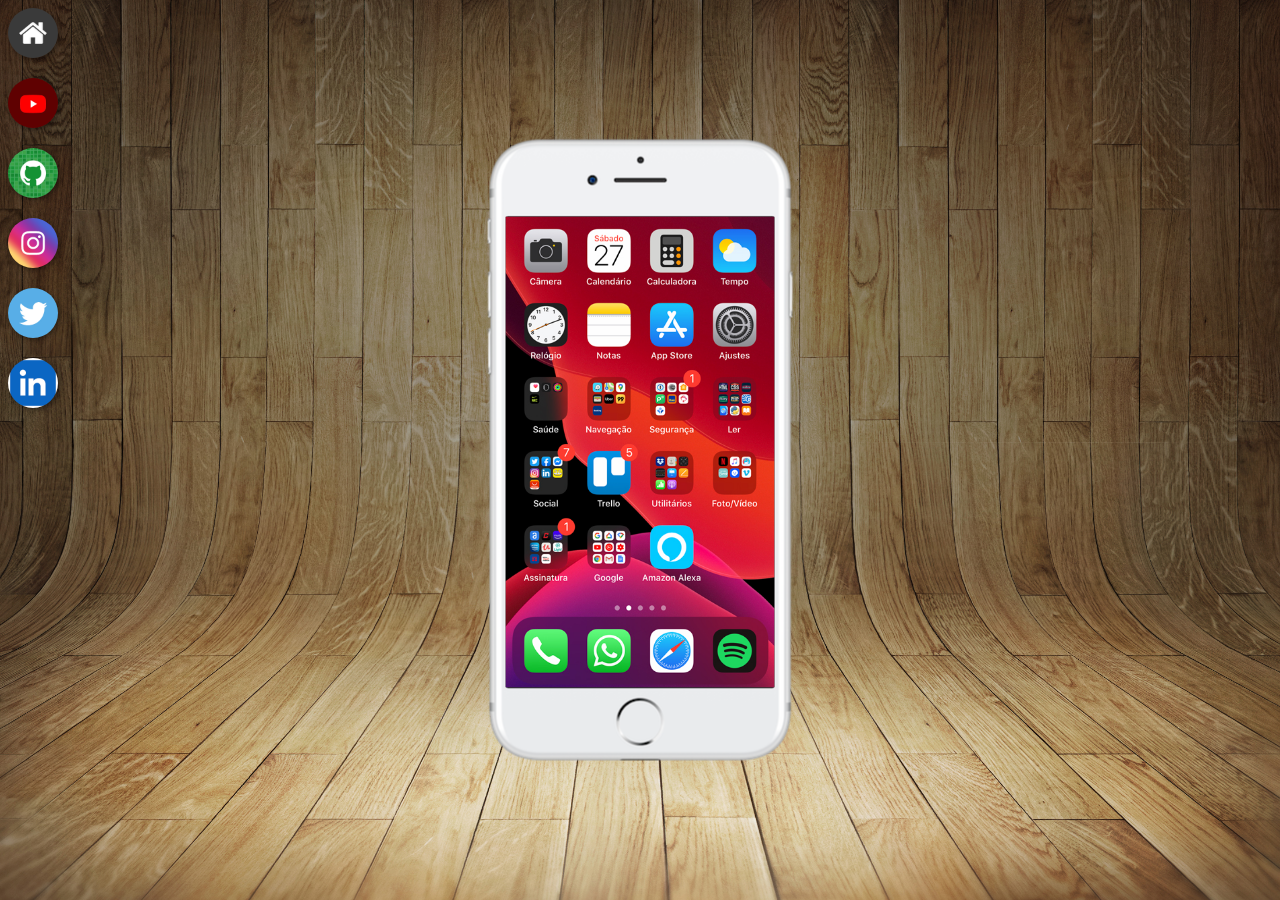
<file: index.html>
<!DOCTYPE html>
<html lang="pt-br">
<head>
    <meta charset="UTF-8">
    <meta name="viewport" content="width=device-width, initial-scale=1.0">
    <title>Projeto de Redes Sociais</title>
    <link rel="shortcut icon" href="imagens/favicon.ico" type="image/x-icon">
    <link rel="stylesheet" href="estilos/style.css">
</head>
<body>
    <main>
        <section id="telefone">
            <iframe src="home.html" name="tela" id="tela" frameborder="0"></iframe>
        </section>
        <section id="redes-sociais">
            <a href="home.html" target="tela"><img src="imagens/logo-home.jpg" alt="Home"></a> <br>
            <a href="youtube.html" target="tela"><img src="imagens/logo-youtube.jpg" alt="YouTube"></a> <br>
            <a href="github.html" target="tela"><img src="imagens/logo-github.jpg" alt="GitHub"></a> <br>
            <a href="instagram.html" target="tela"><img src="imagens/logo-instagram.jpg" alt="Instagram"></a> <br>
            <a href="twitter.html" target="tela"><img src="imagens/logo-twitter.jpg" alt="Twitter"></a> <br>
            <a href="linkedin.html" target="tela"><img src="imagens/logo-linkedin.png" alt="LinkedIn"></a>

        </section>
    </main>
</body>
</html>
</file>
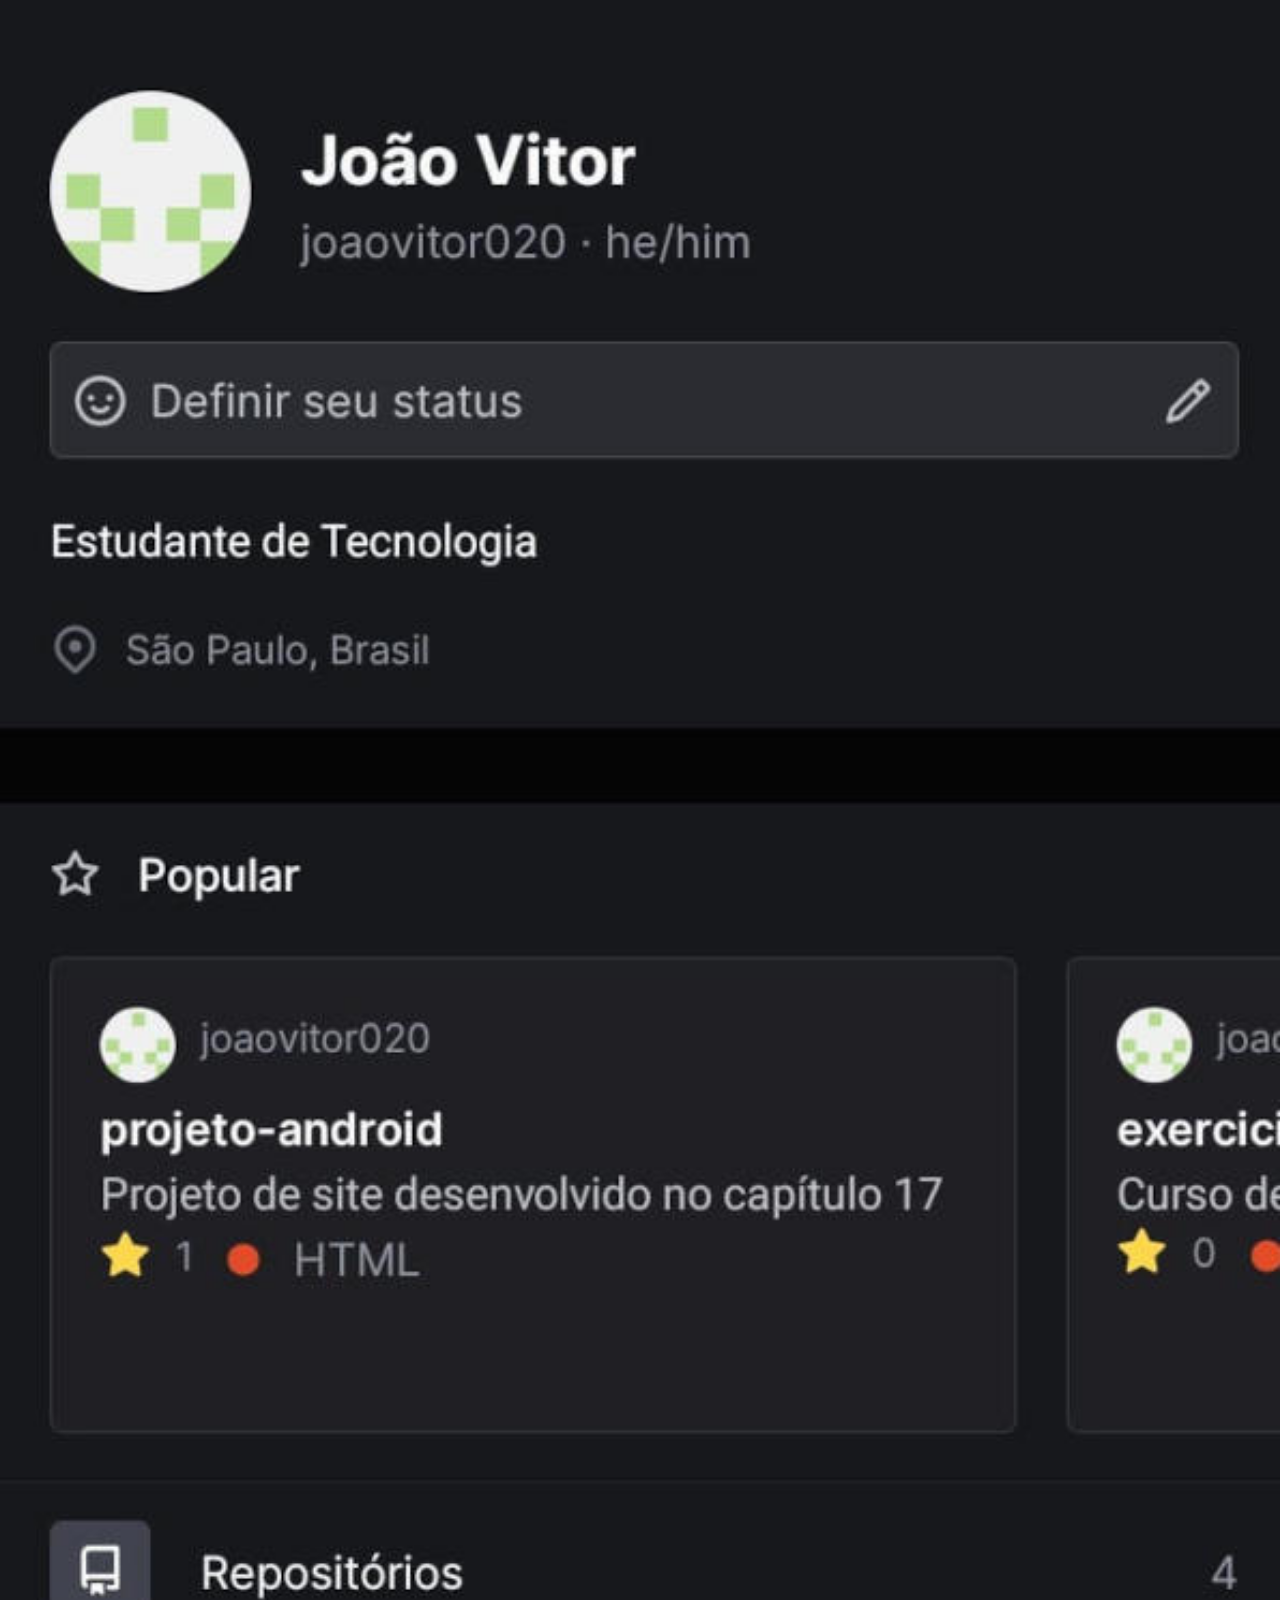
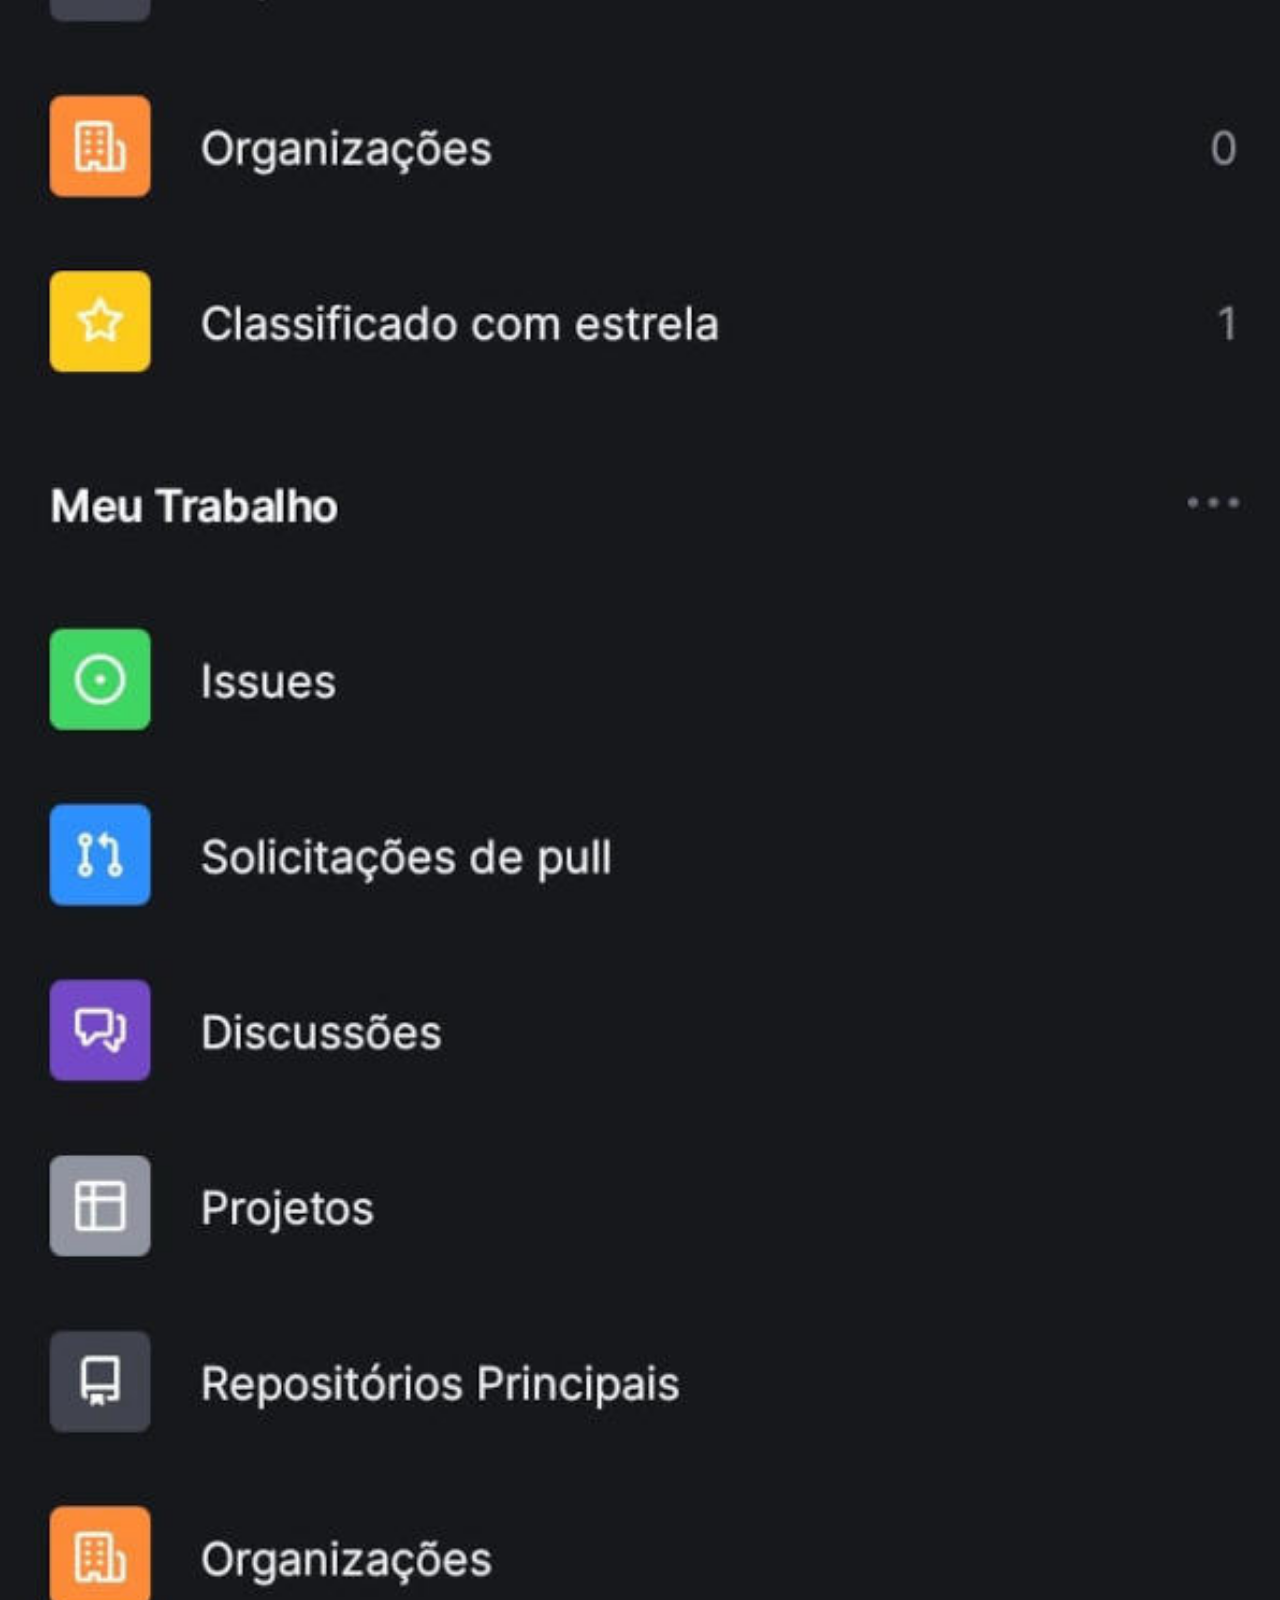
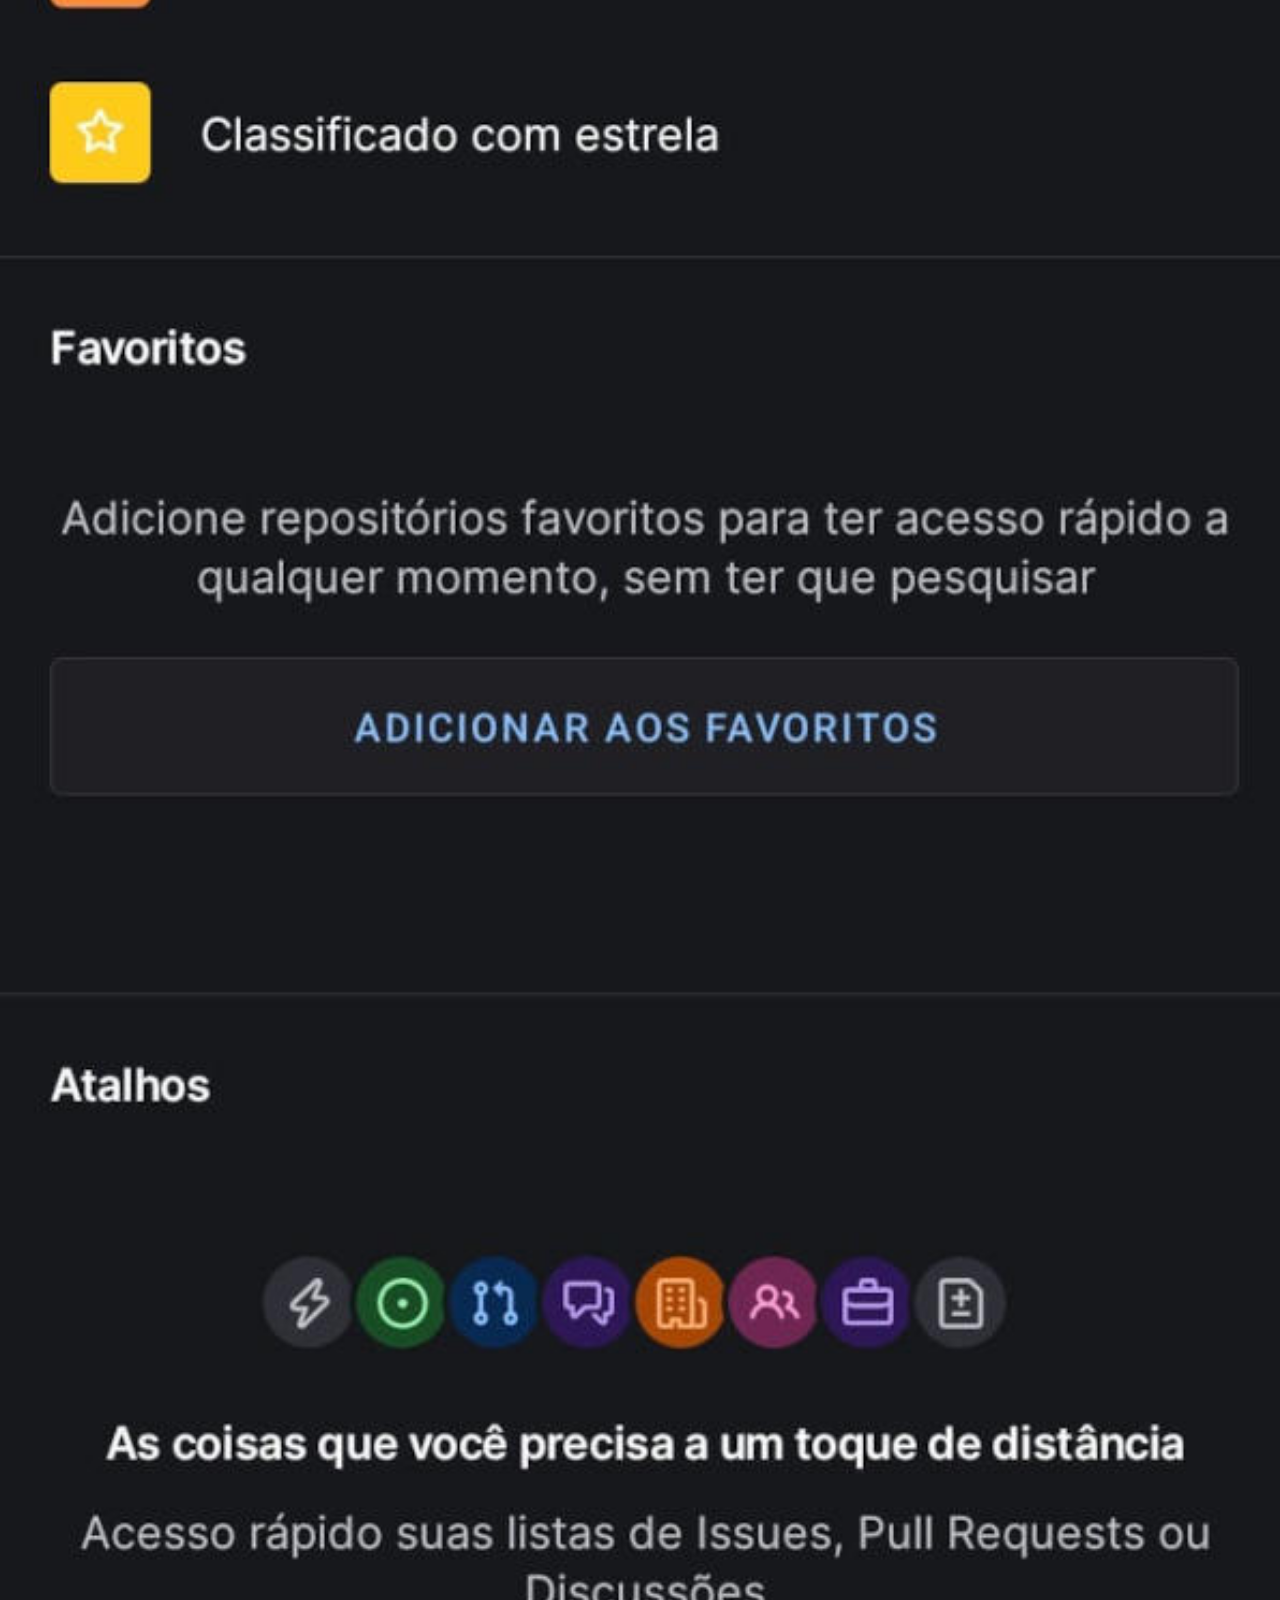
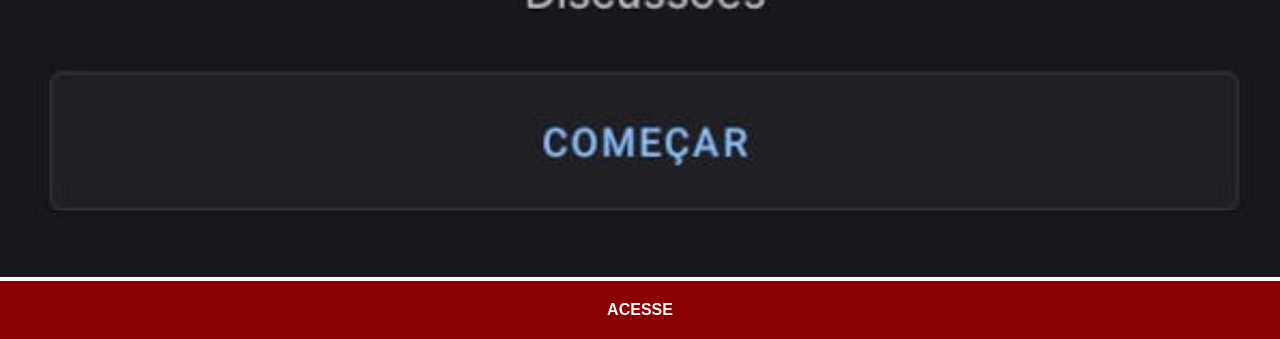
<file: github.html>
<!DOCTYPE html>
<html lang="pt-br">
<head>
    <meta charset="UTF-8">
    <meta name="viewport" content="width=device-width, initial-scale=1.0">
    <title>GitHub</title>
    <link rel="stylesheet" href="estilos/social.css">
</head>
<body>
    <img src="imagens/meu-github.jpg" alt="GitHub">
    <a href="https://github.com/joaovitor020" target="_blank">ACESSE</a>
</body>
</html>
</file>
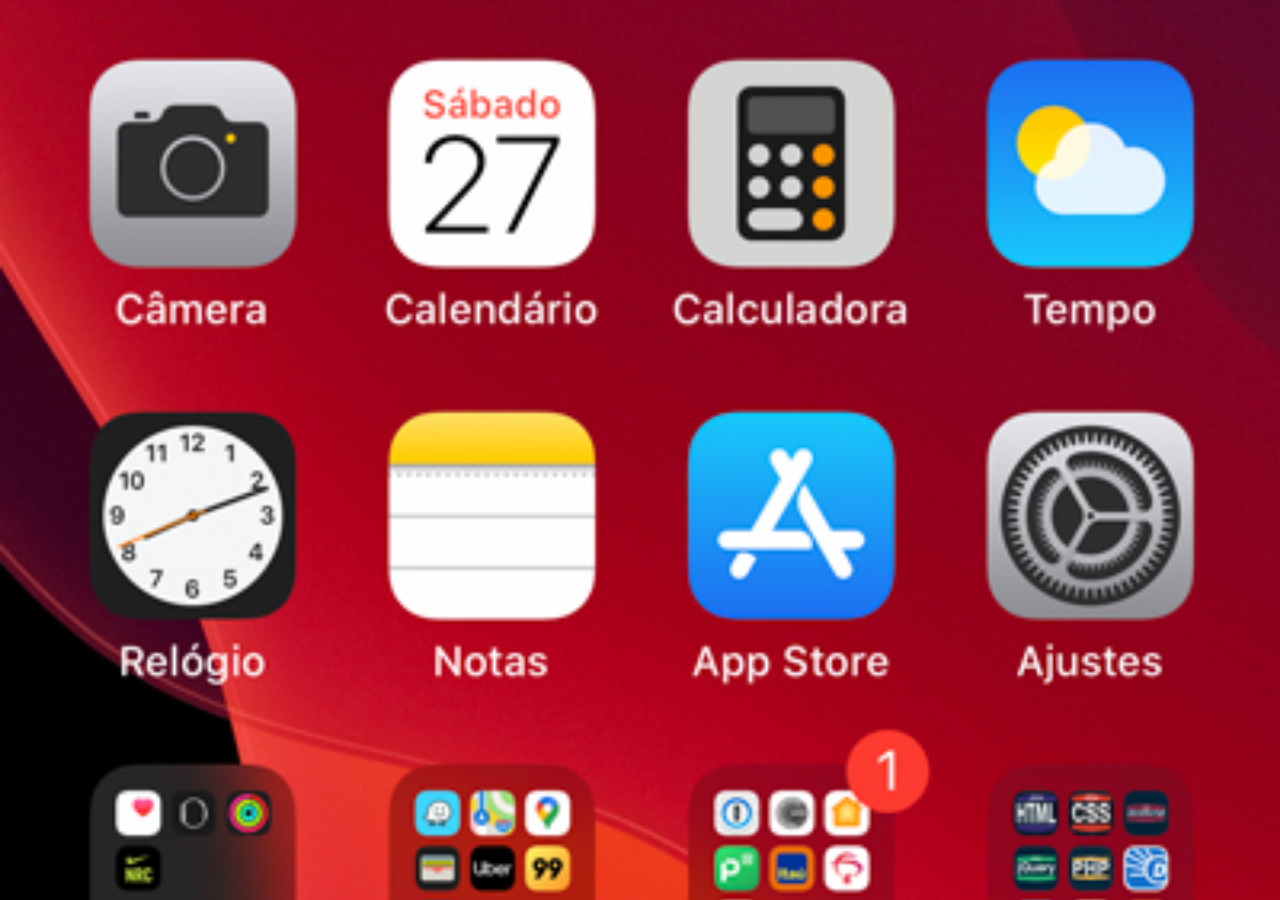
<file: home.html>
<!DOCTYPE html>
<html lang="pt-br">
<head>
    <meta charset="UTF-8">
    <meta name="viewport" content="width=device-width, initial-scale=1.0">
    <title>Home</title>
</head>
<style>
    *{
        margin: 0px;
        padding: 0px;
    }

    body{
        width: 100vw;
        height: 100vh;
        background: black url('imagens/tela-home.jpg') no-repeat top center;
        background-size: cover;
    }
</style>
<body>
    
</body>
</html>
</file>
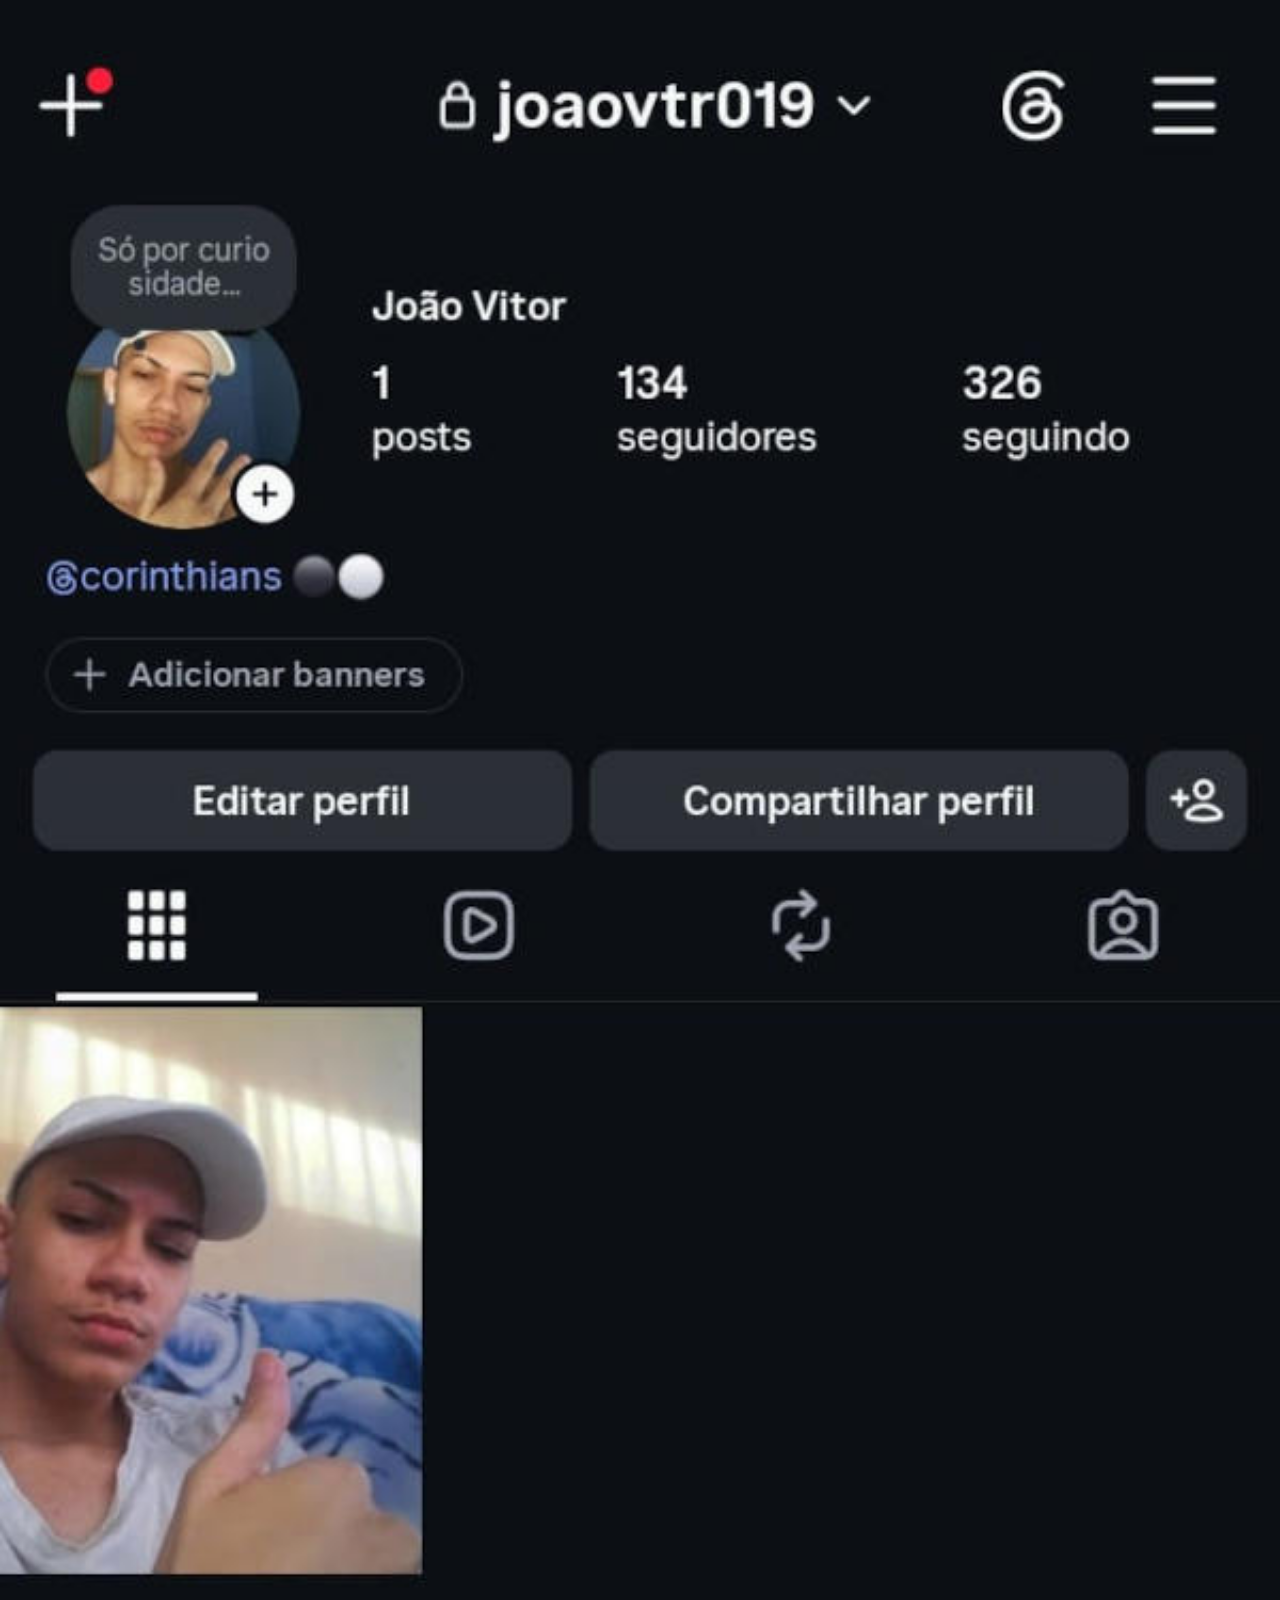
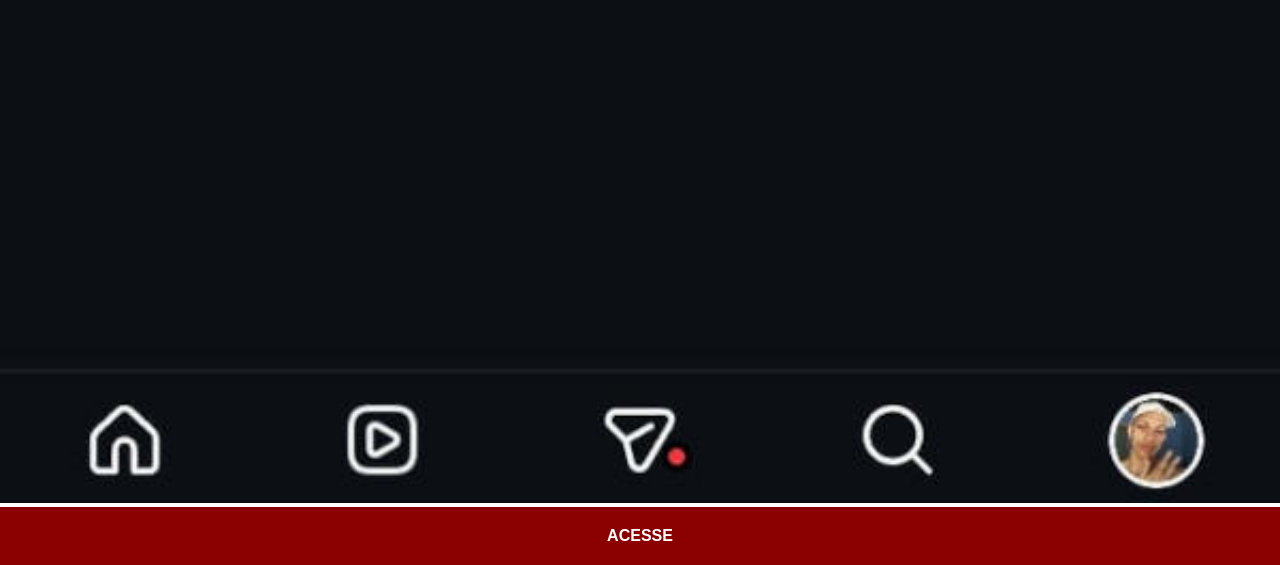
<file: instagram.html>
<!DOCTYPE html>
<html lang="pt-br">
<head>
    <meta charset="UTF-8">
    <meta name="viewport" content="width=device-width, initial-scale=1.0">
    <title>Instagram</title>
    <link rel="stylesheet" href="estilos/social.css">
</head>
<body>
    <img src="imagens/meu-instagram.jpg" alt="Instagram">
    <a href="https://www.instagram.com/joaovtr019/" target="_blank">ACESSE</a>
</body>
</html>
</file>
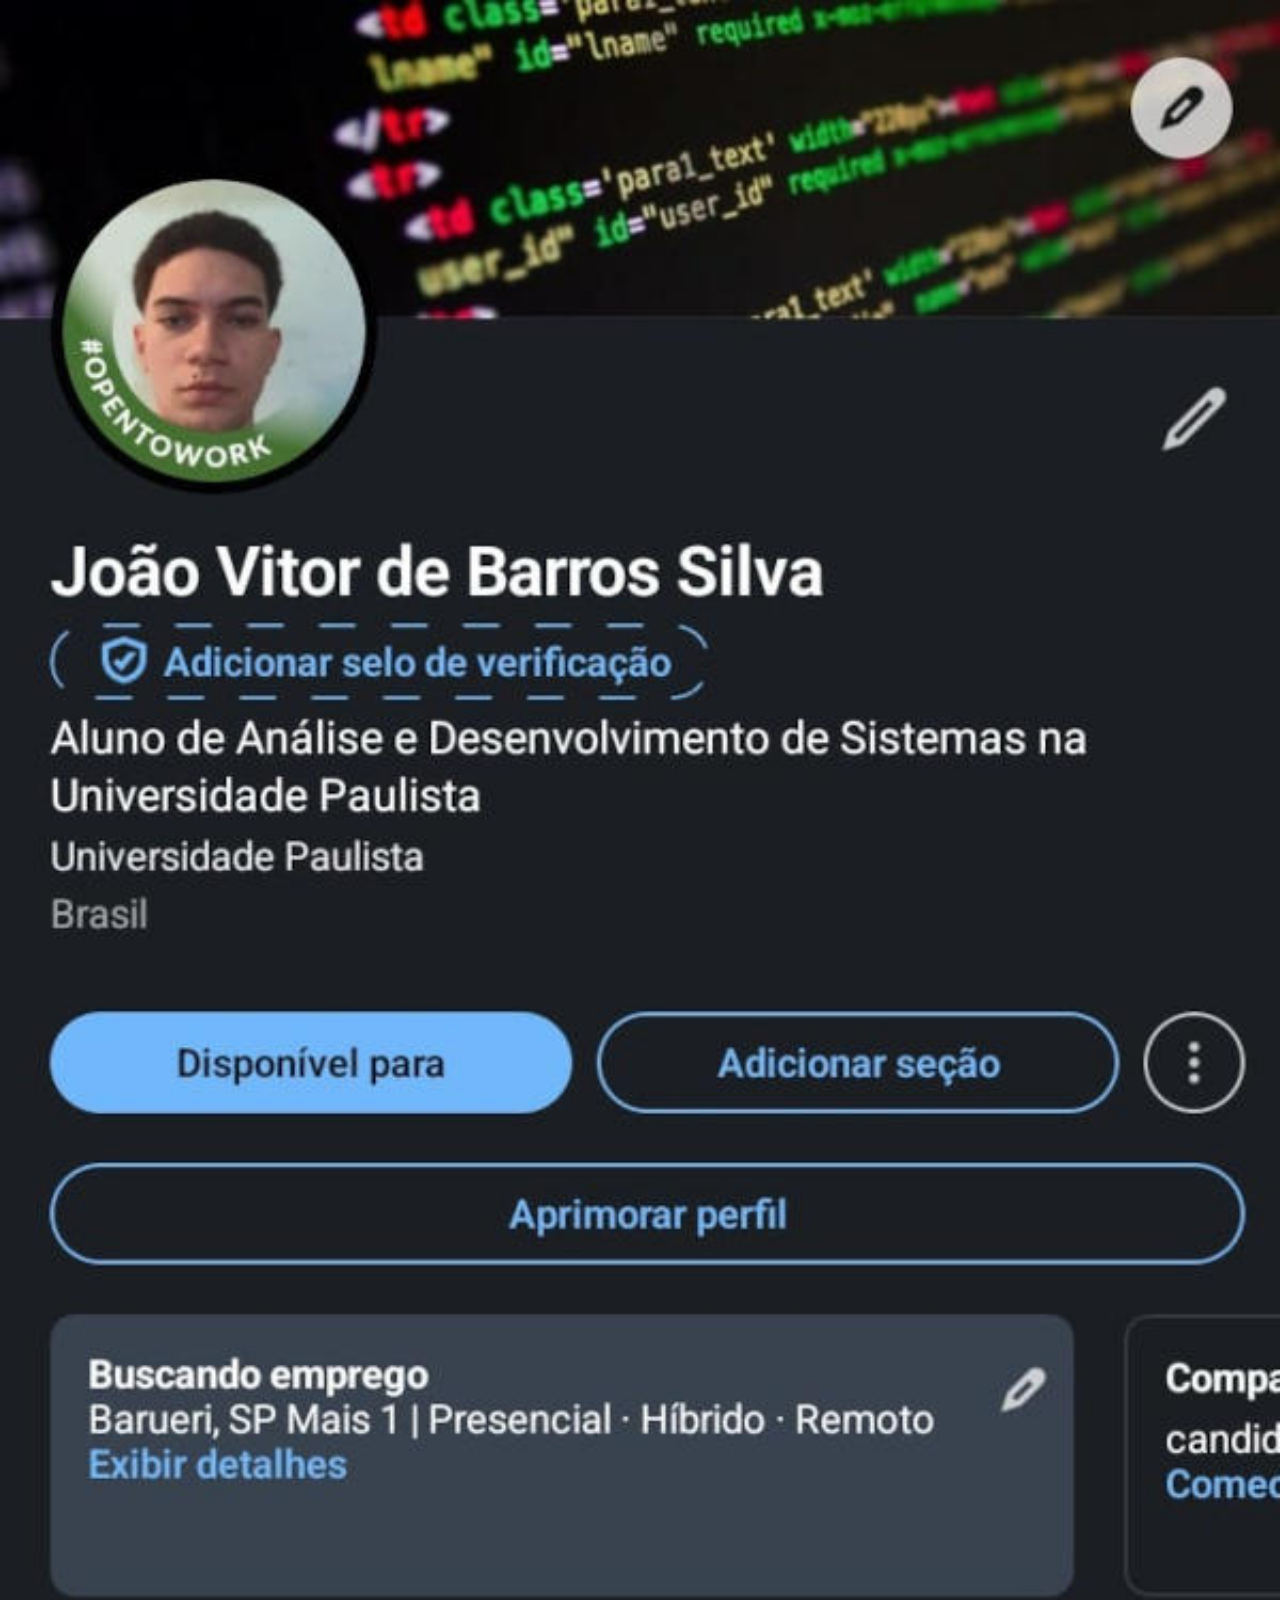
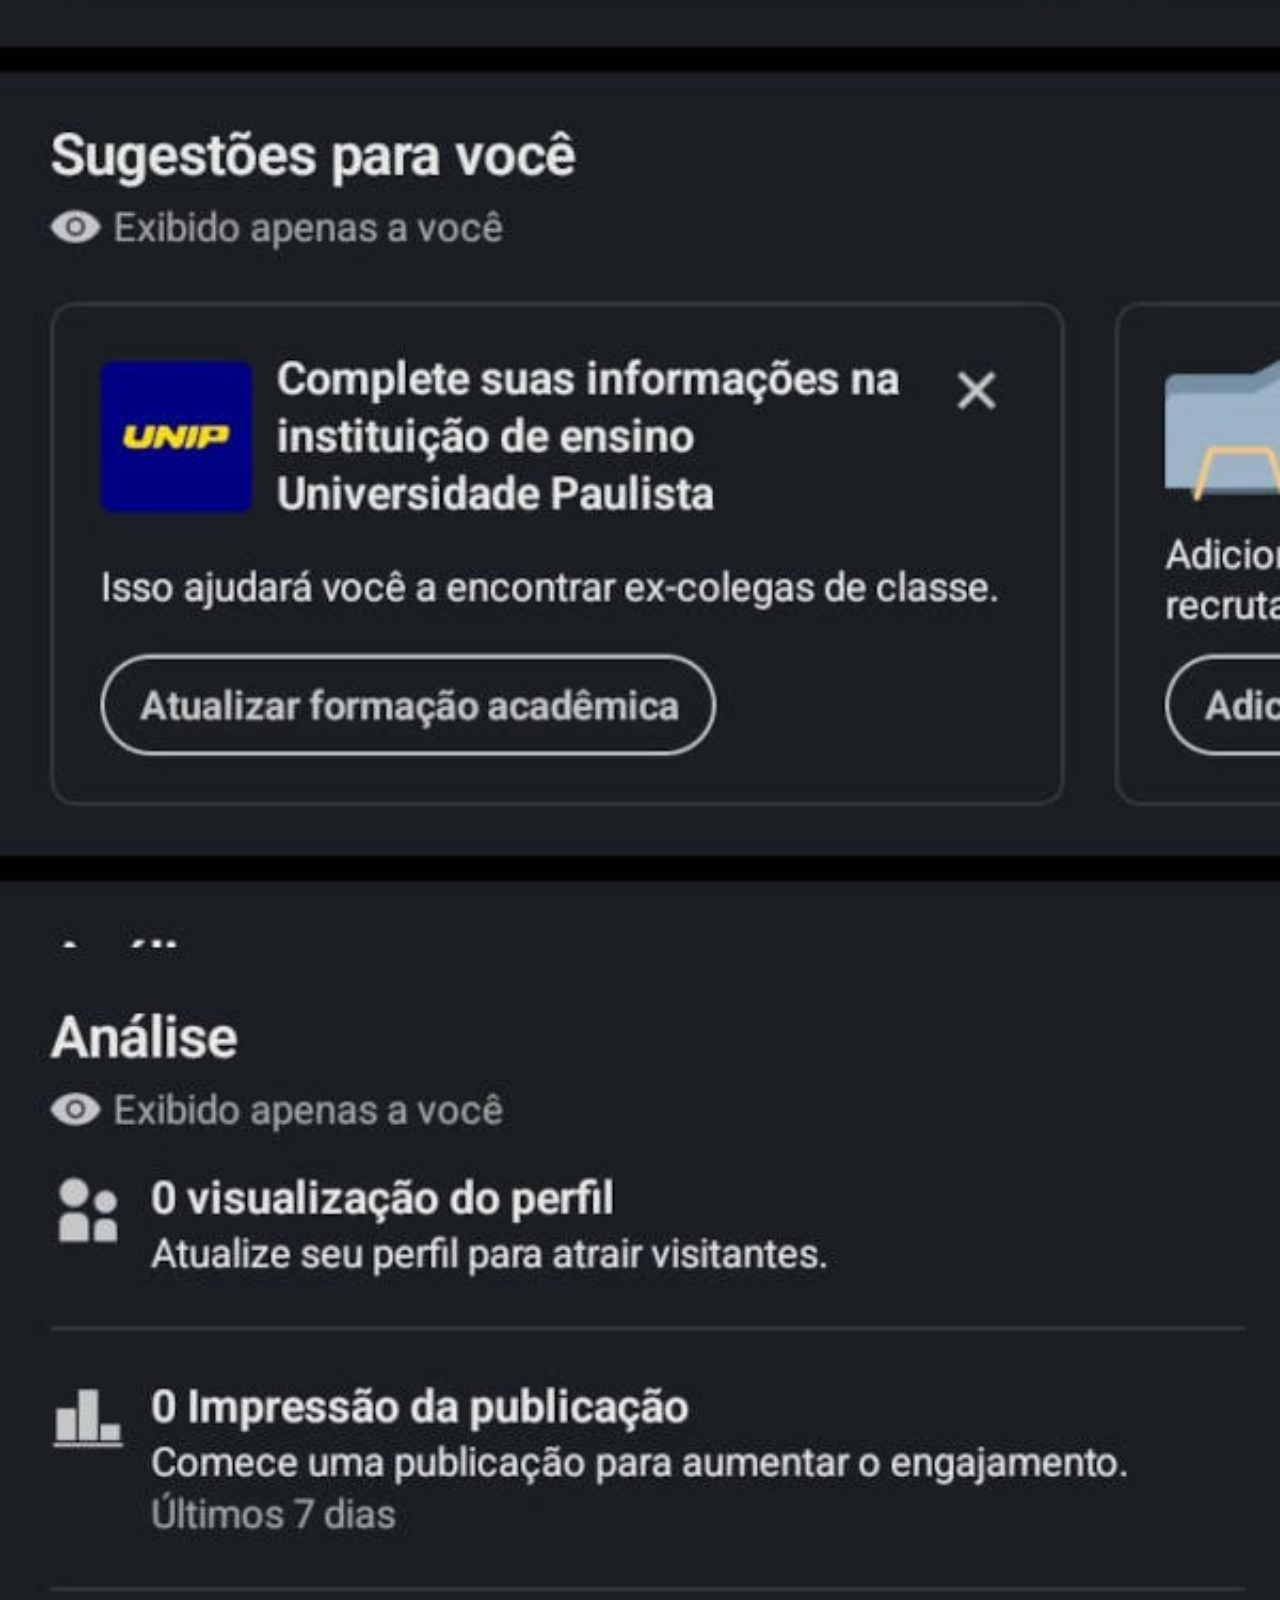
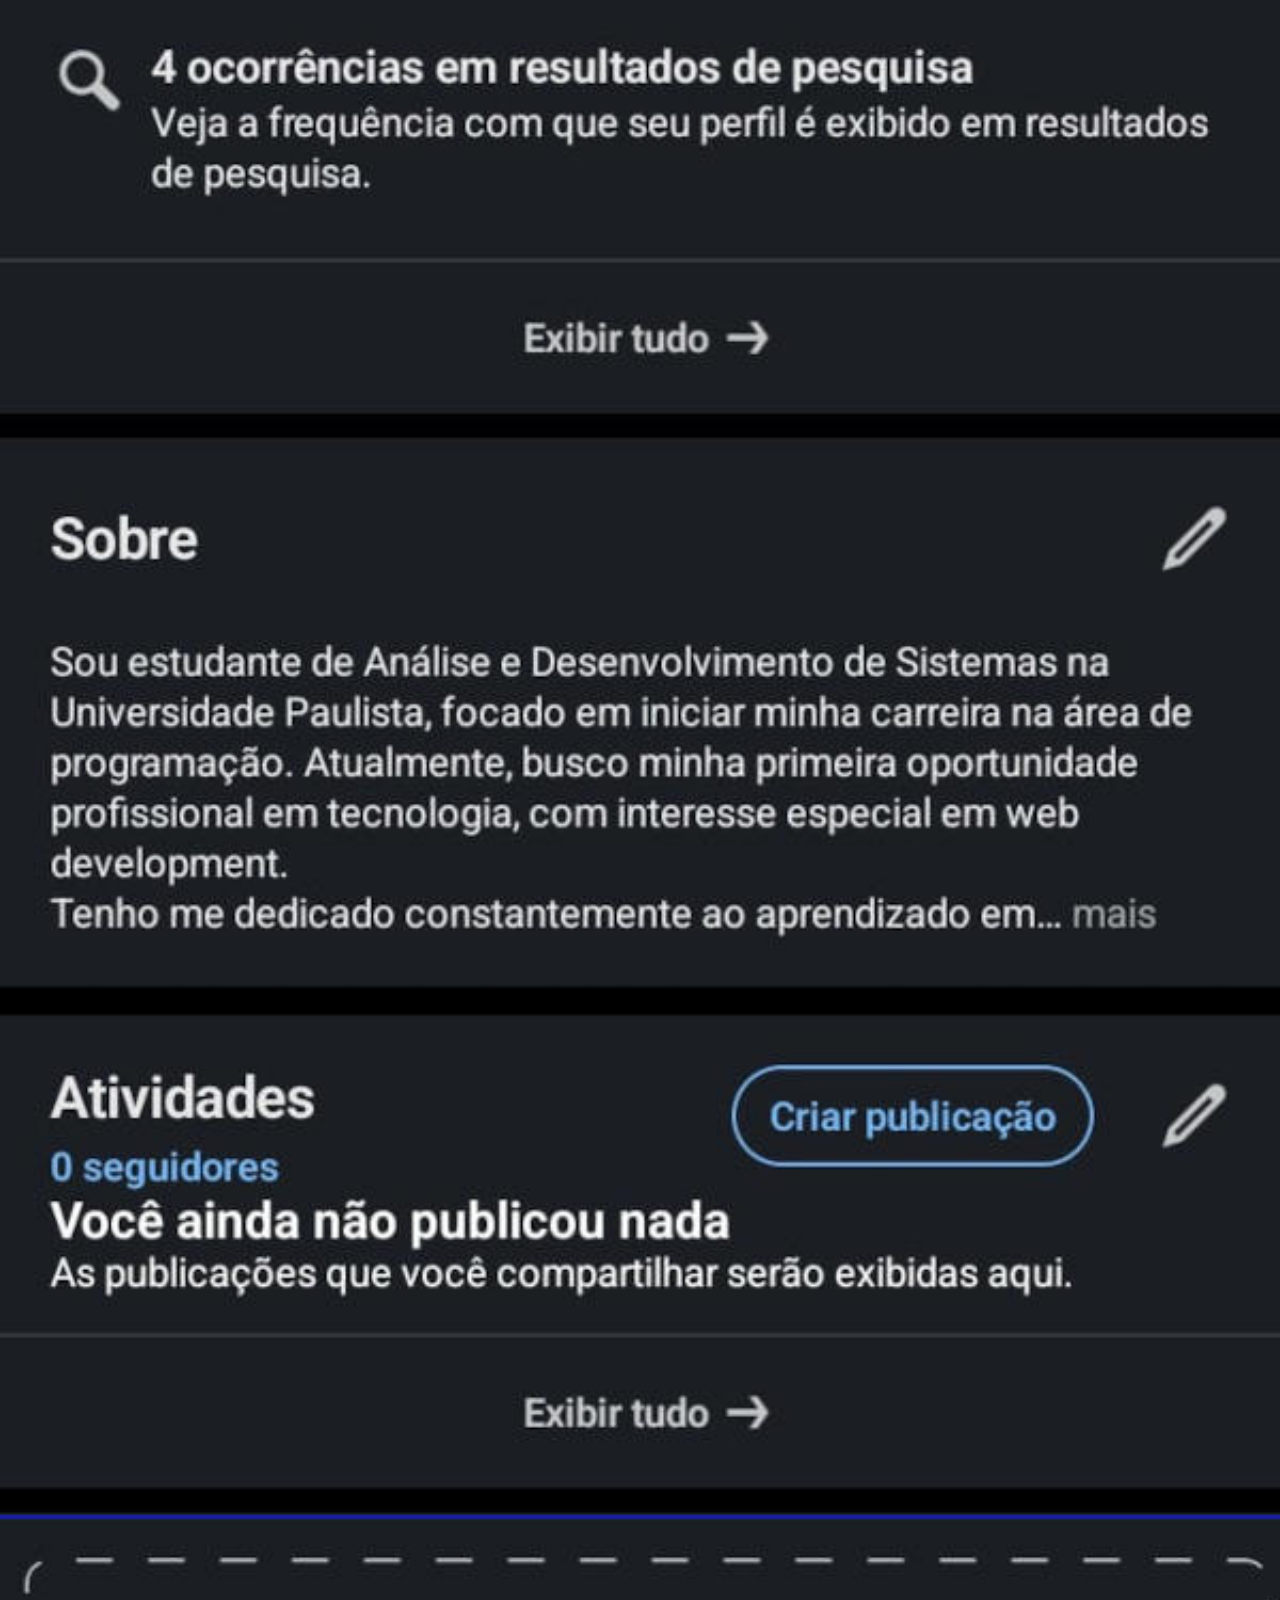
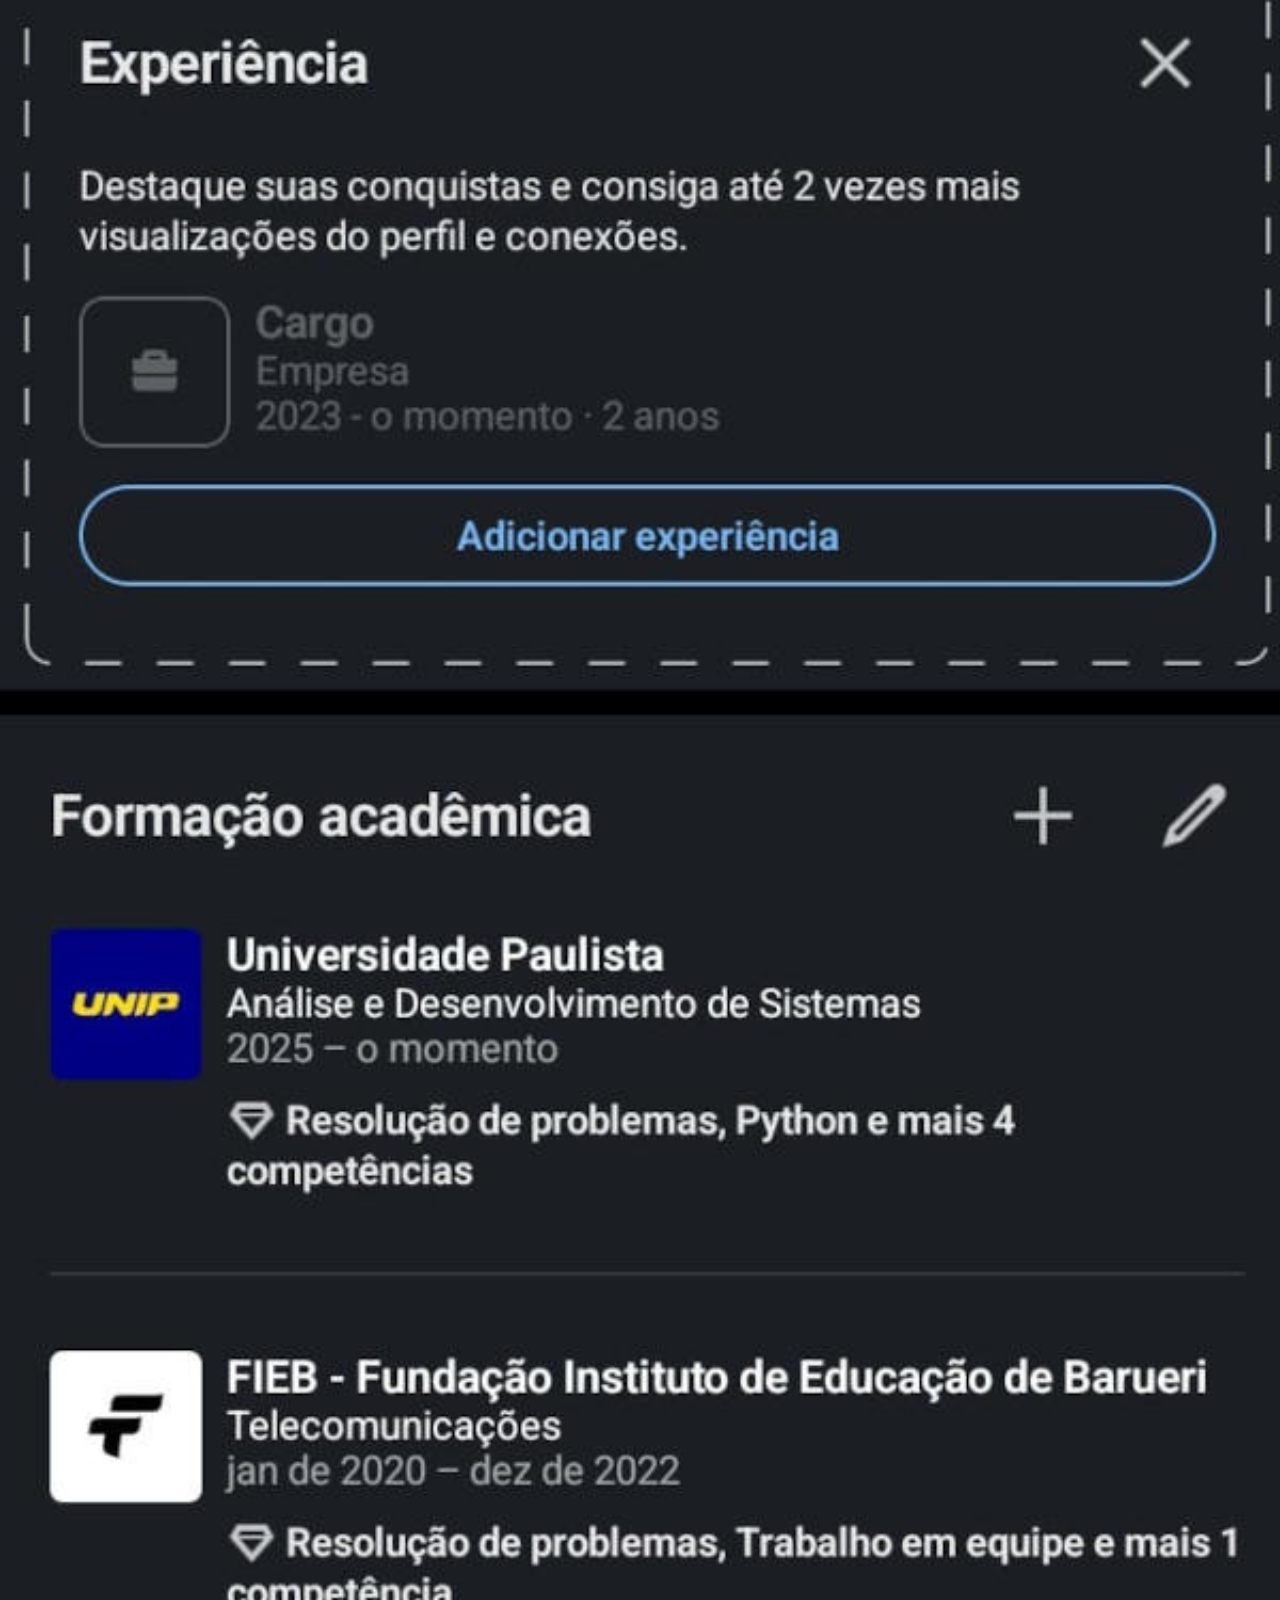
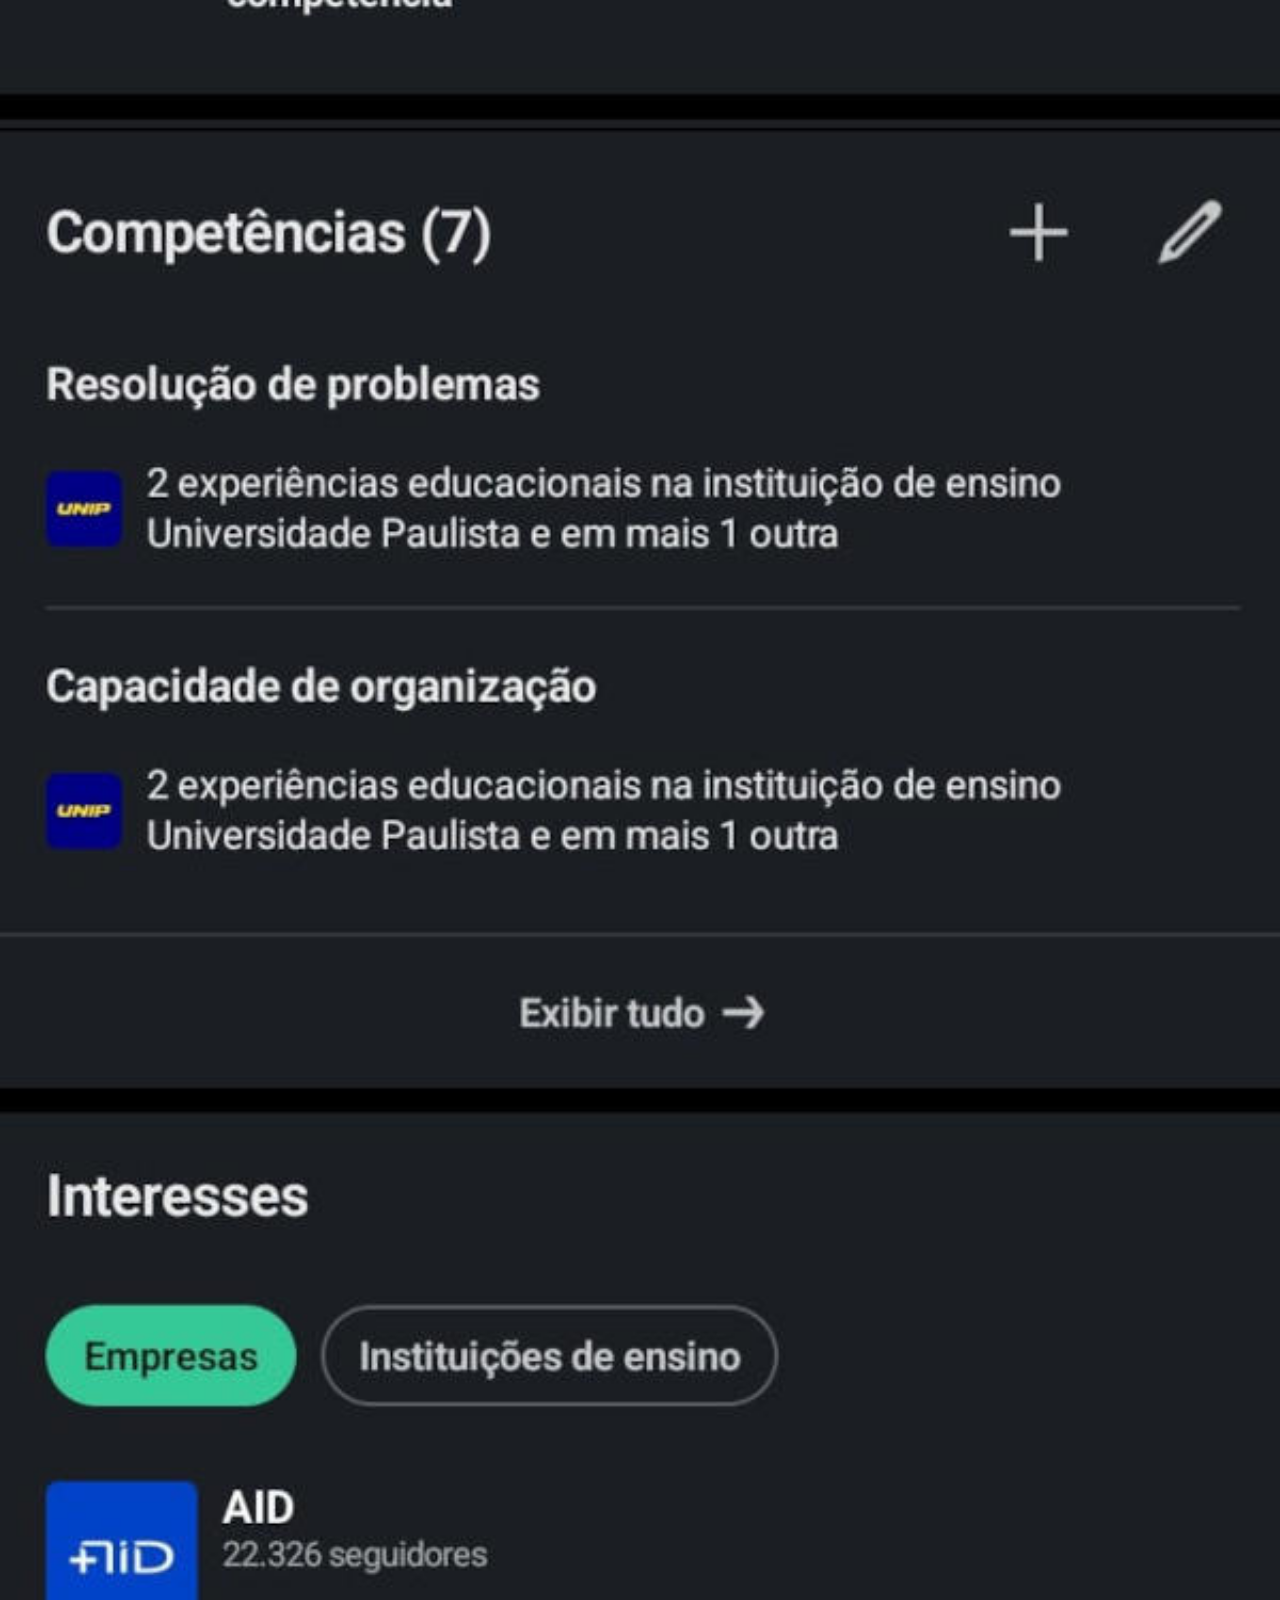
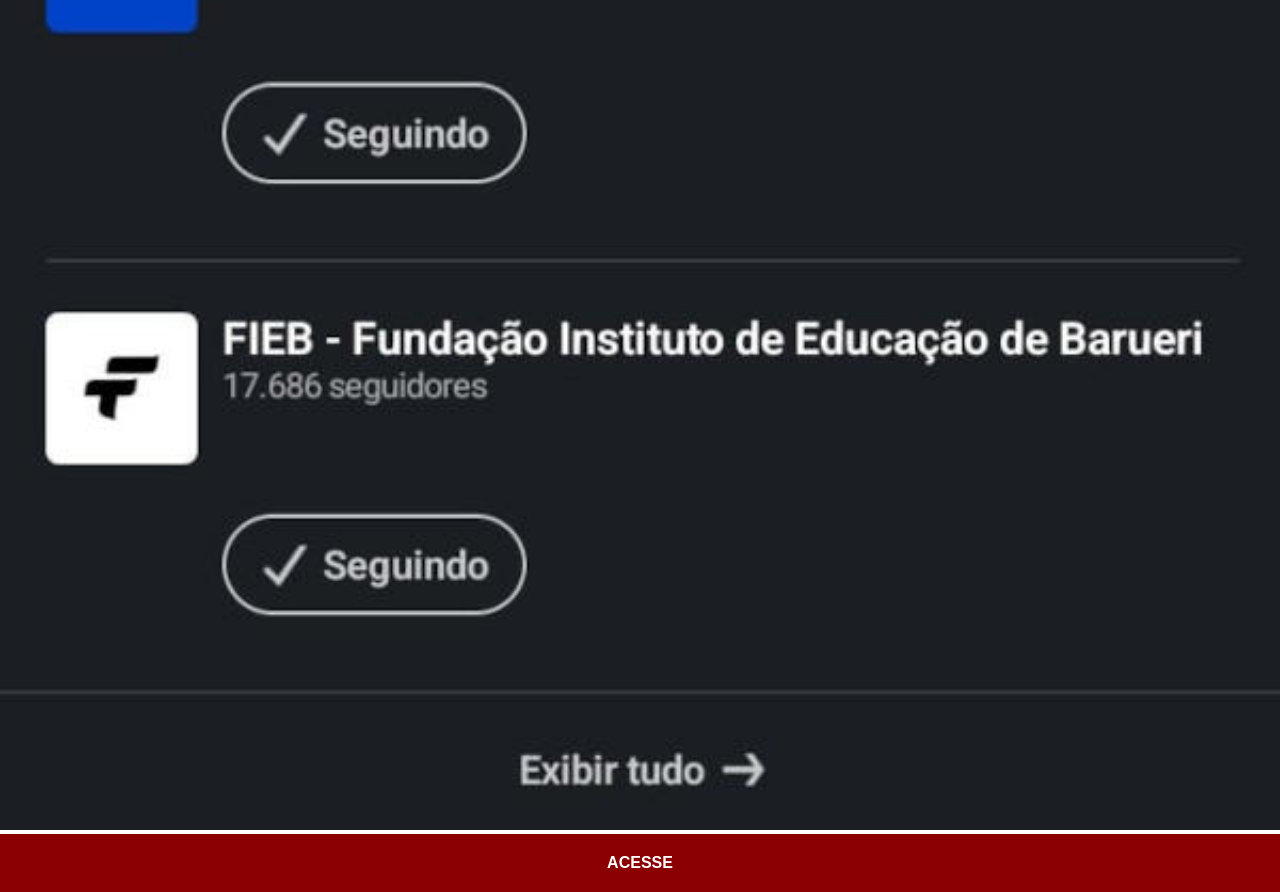
<file: linkedin.html>
<!DOCTYPE html>
<html lang="pt-br">
<head>
    <meta charset="UTF-8">
    <meta name="viewport" content="width=device-width, initial-scale=1.0">
    <title>LinkedIn</title>
    <link rel="stylesheet" href="estilos/social.css">
</head>
<body>
    <img src="imagens/meu-linkedin.jpg" alt="LinkedIn">
    <a href="https://www.linkedin.com/in/jo%C3%A3o-vitor-de-barros-silva-60257a403/" target="_blank">ACESSE</a>
</body>
</html>
</file>
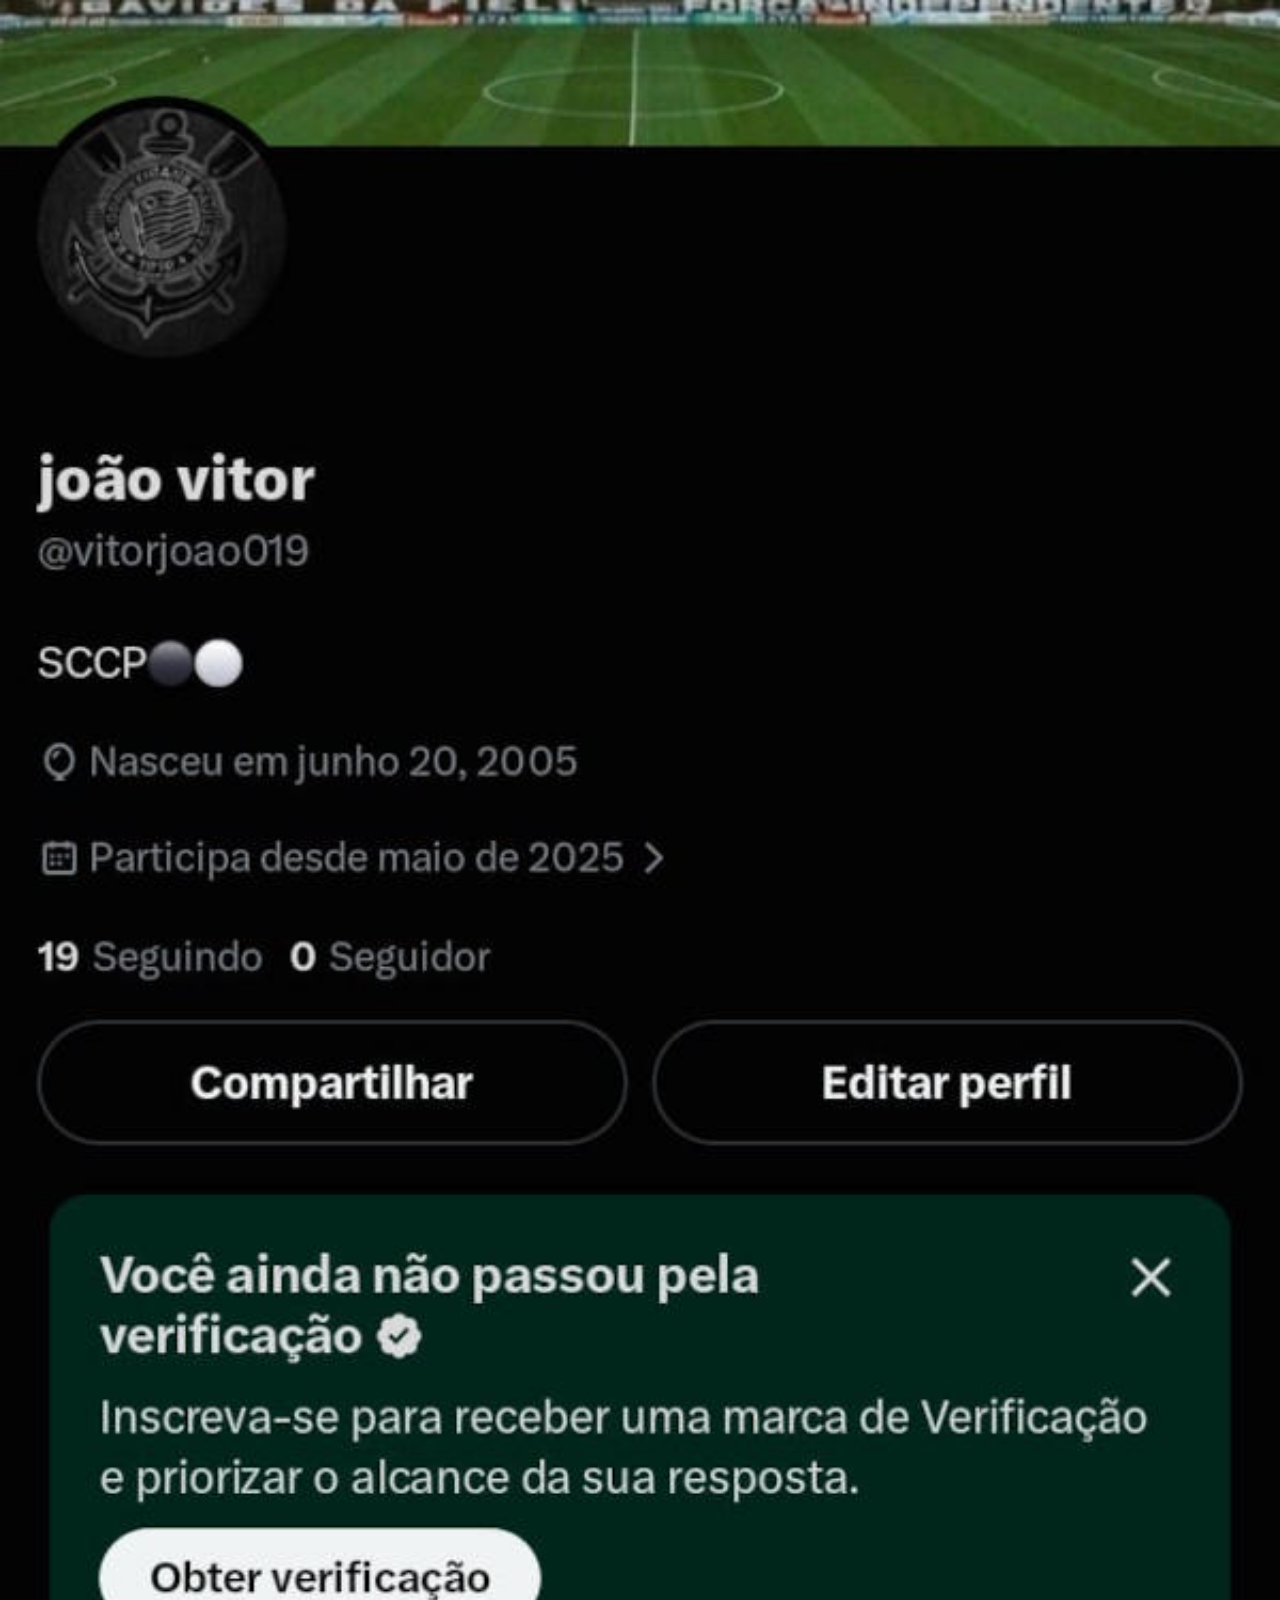
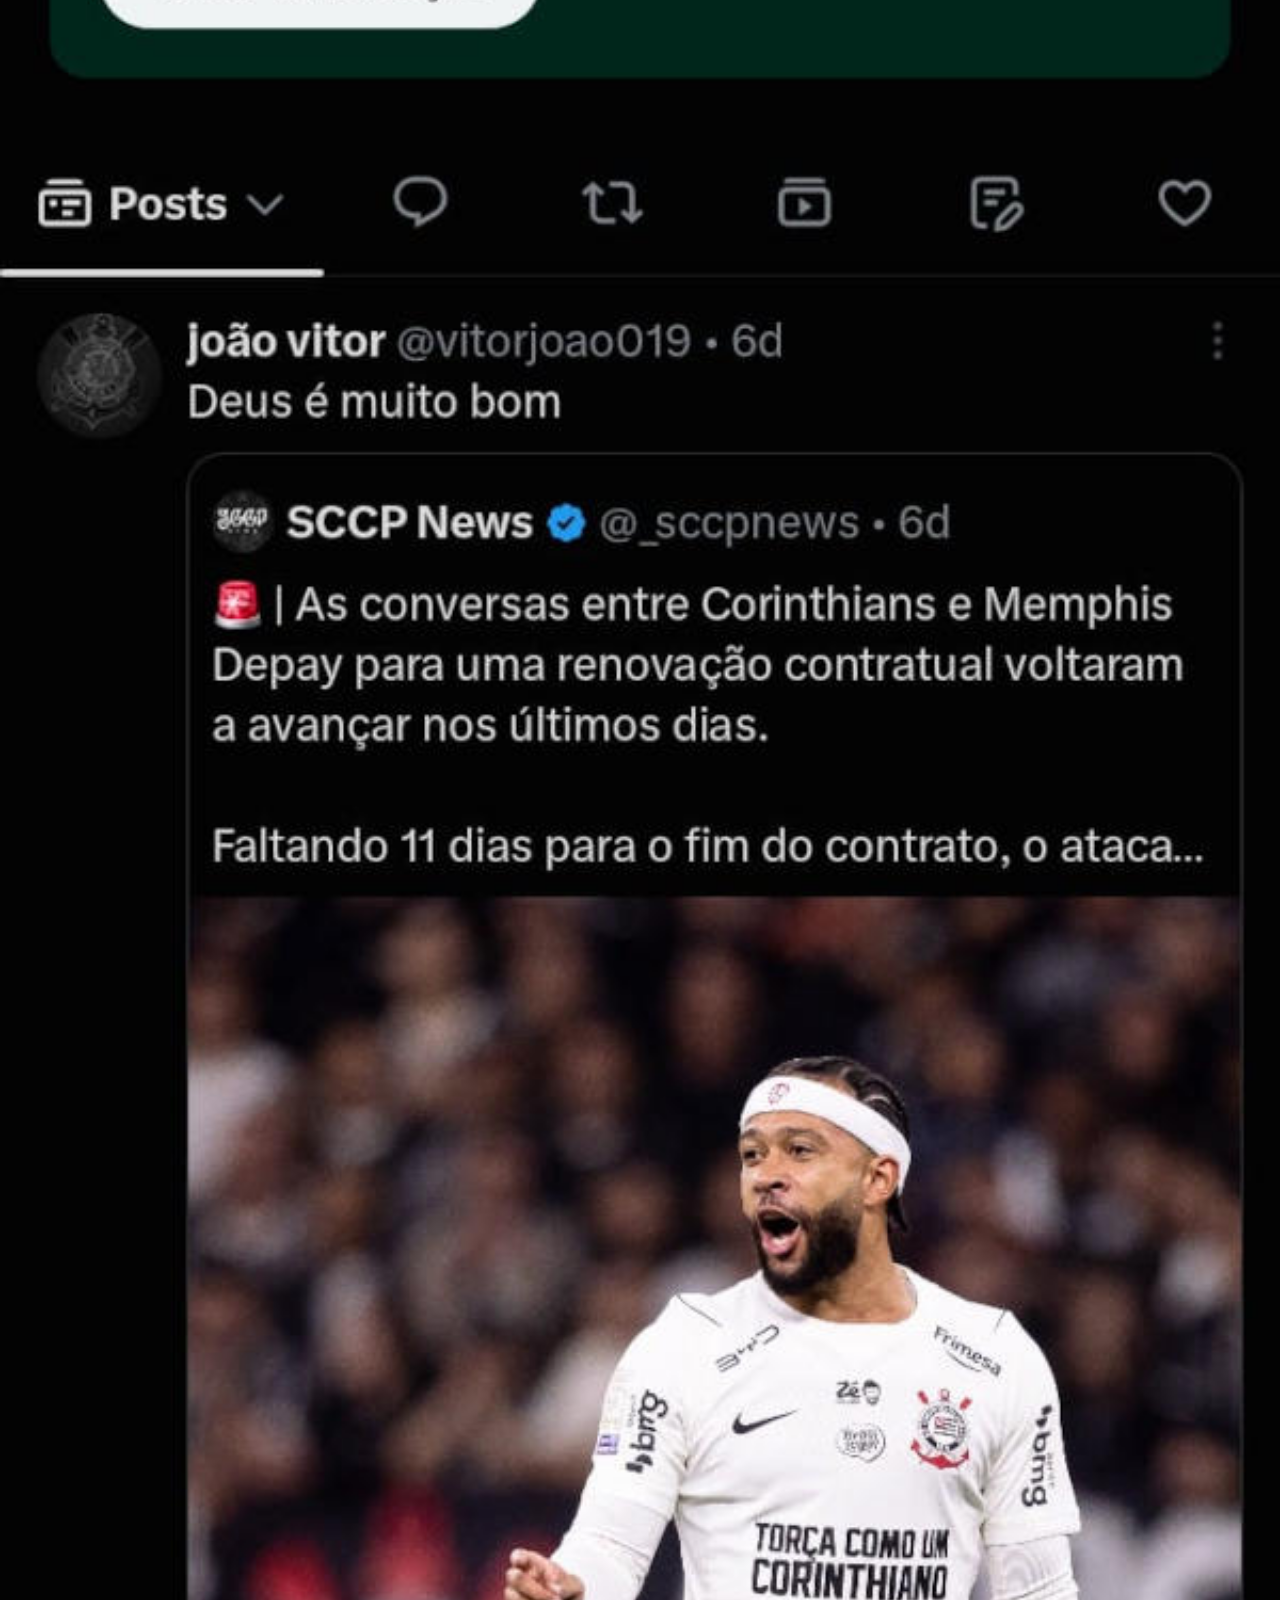
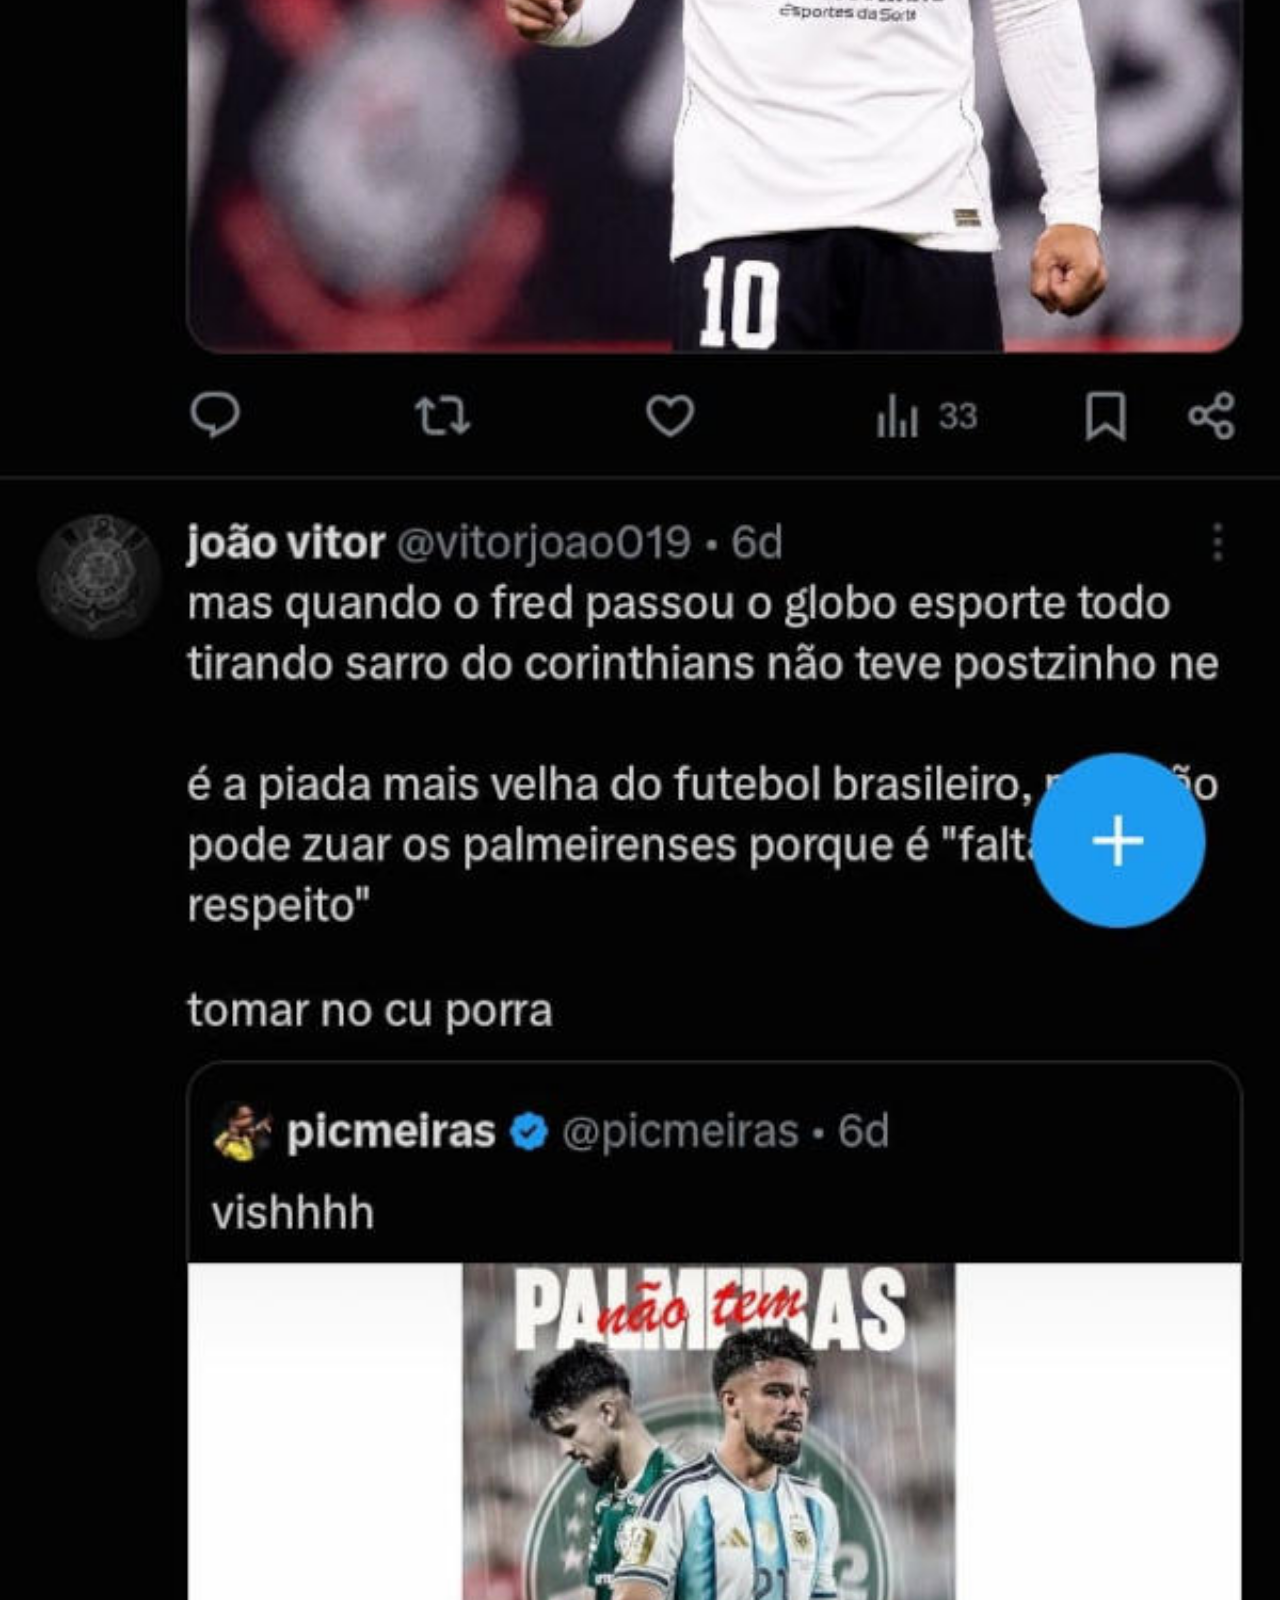
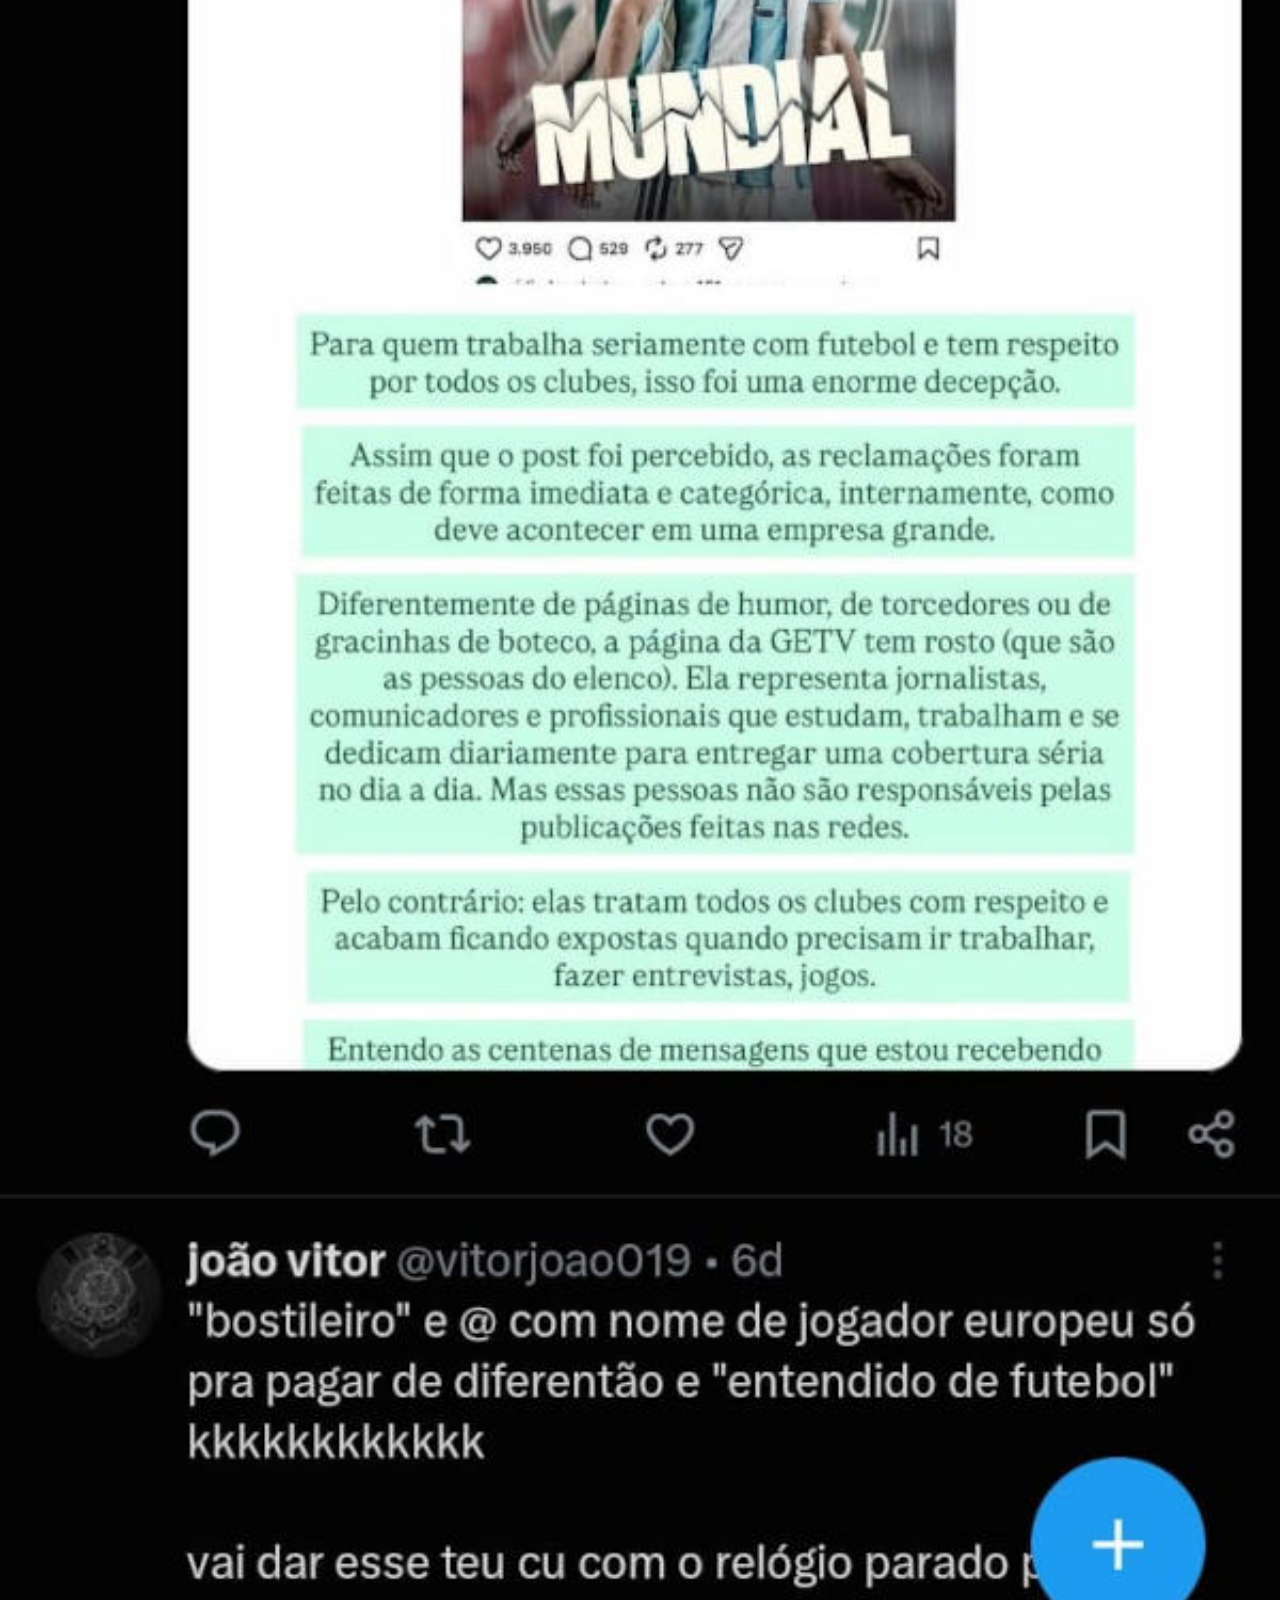
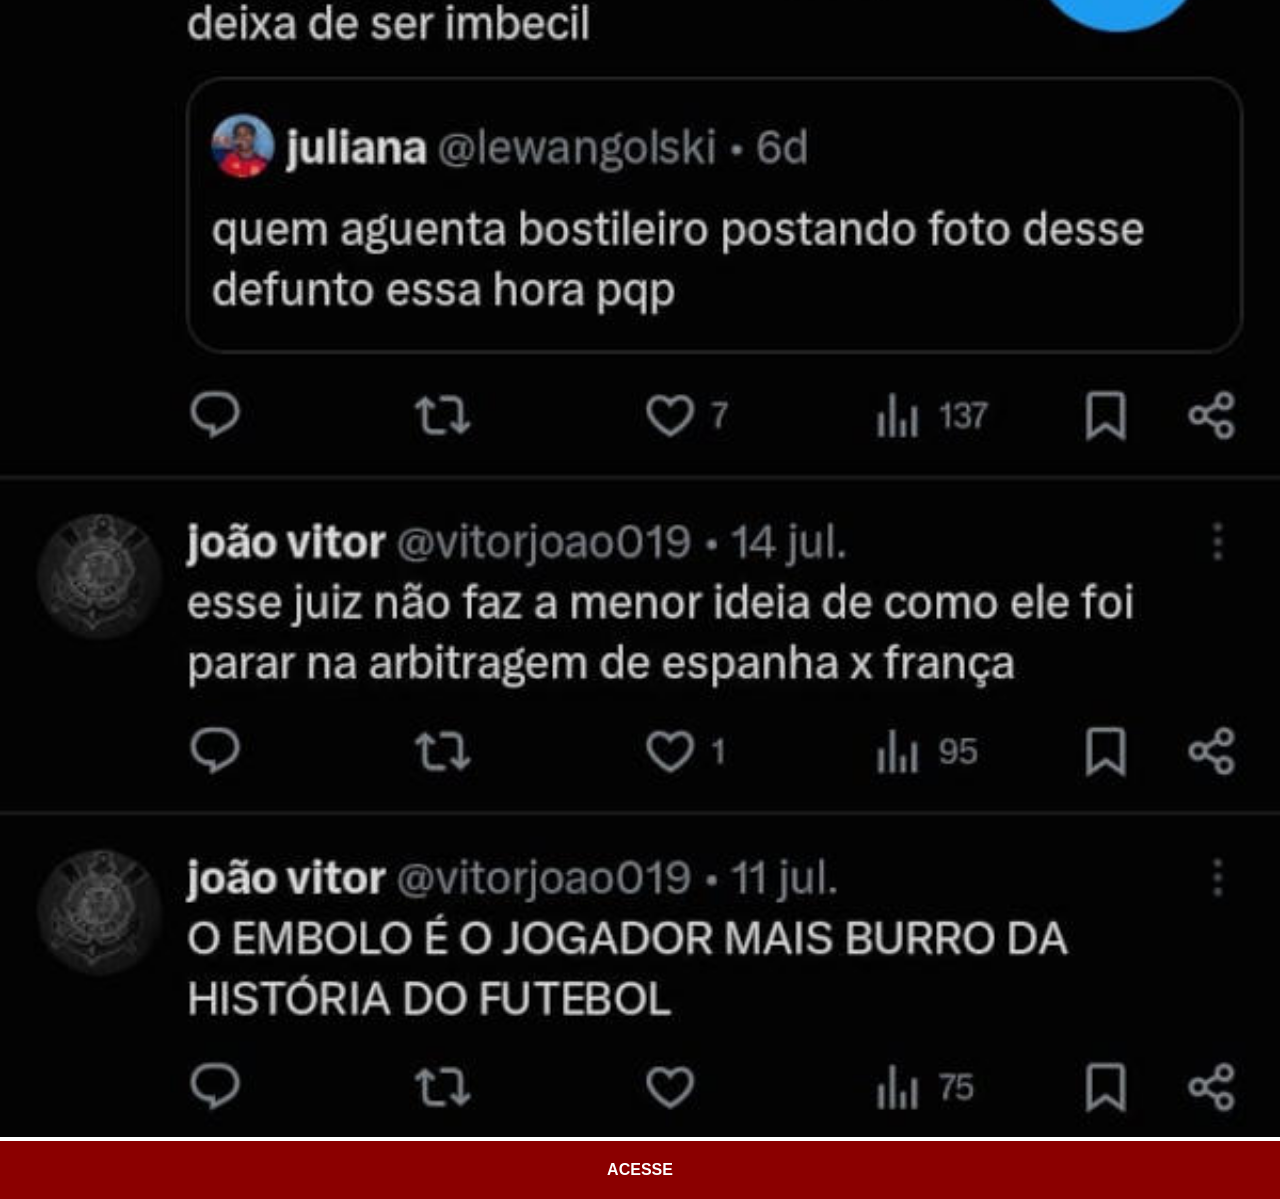
<file: twitter.html>
<!DOCTYPE html>
<html lang="pt-br">
<head>
    <meta charset="UTF-8">
    <meta name="viewport" content="width=device-width, initial-scale=1.0">
    <title>Twitter</title>
    <link rel="stylesheet" href="estilos/social.css">
</head>
<body>
    <img src="imagens/meu-twitter.jpg" alt="Twitter">
    <a href="https://x.com/vitorjoao019" target="_blank">ACESSE</a>
</body>
</html>
</file>
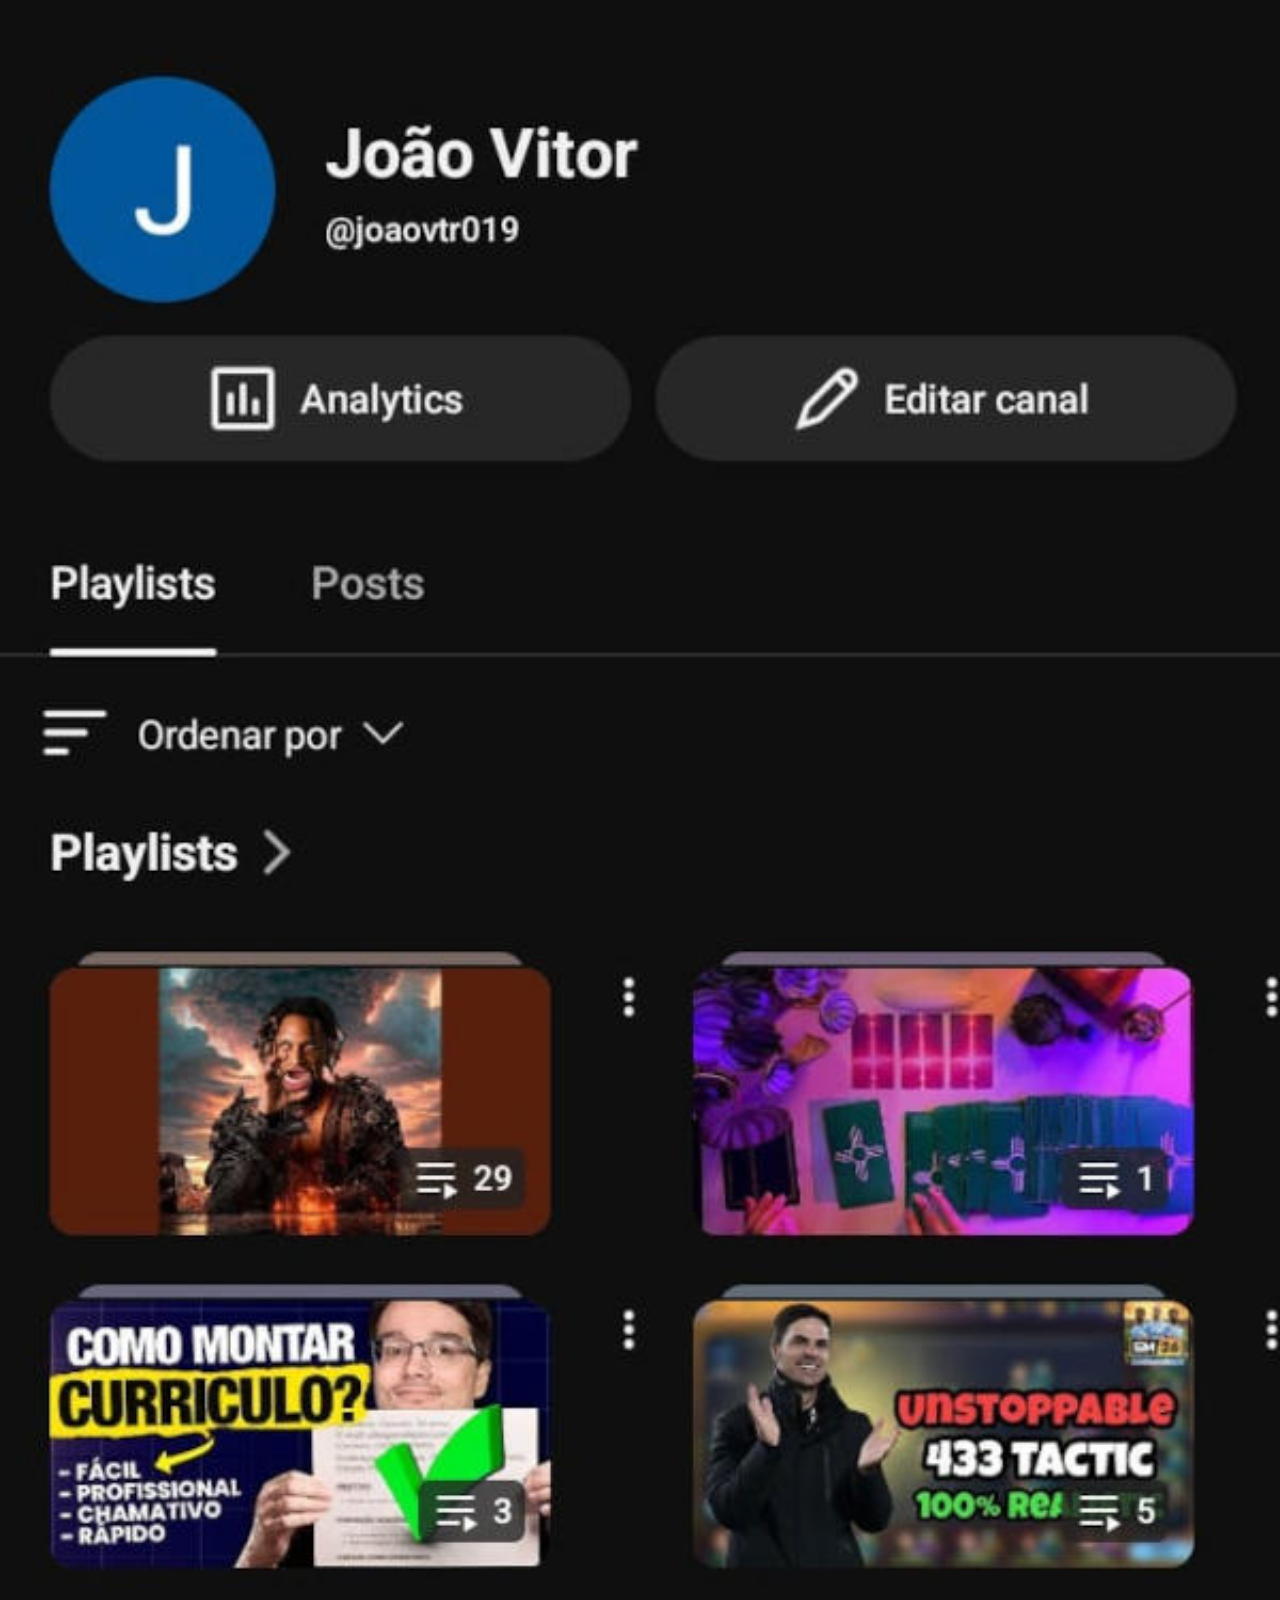
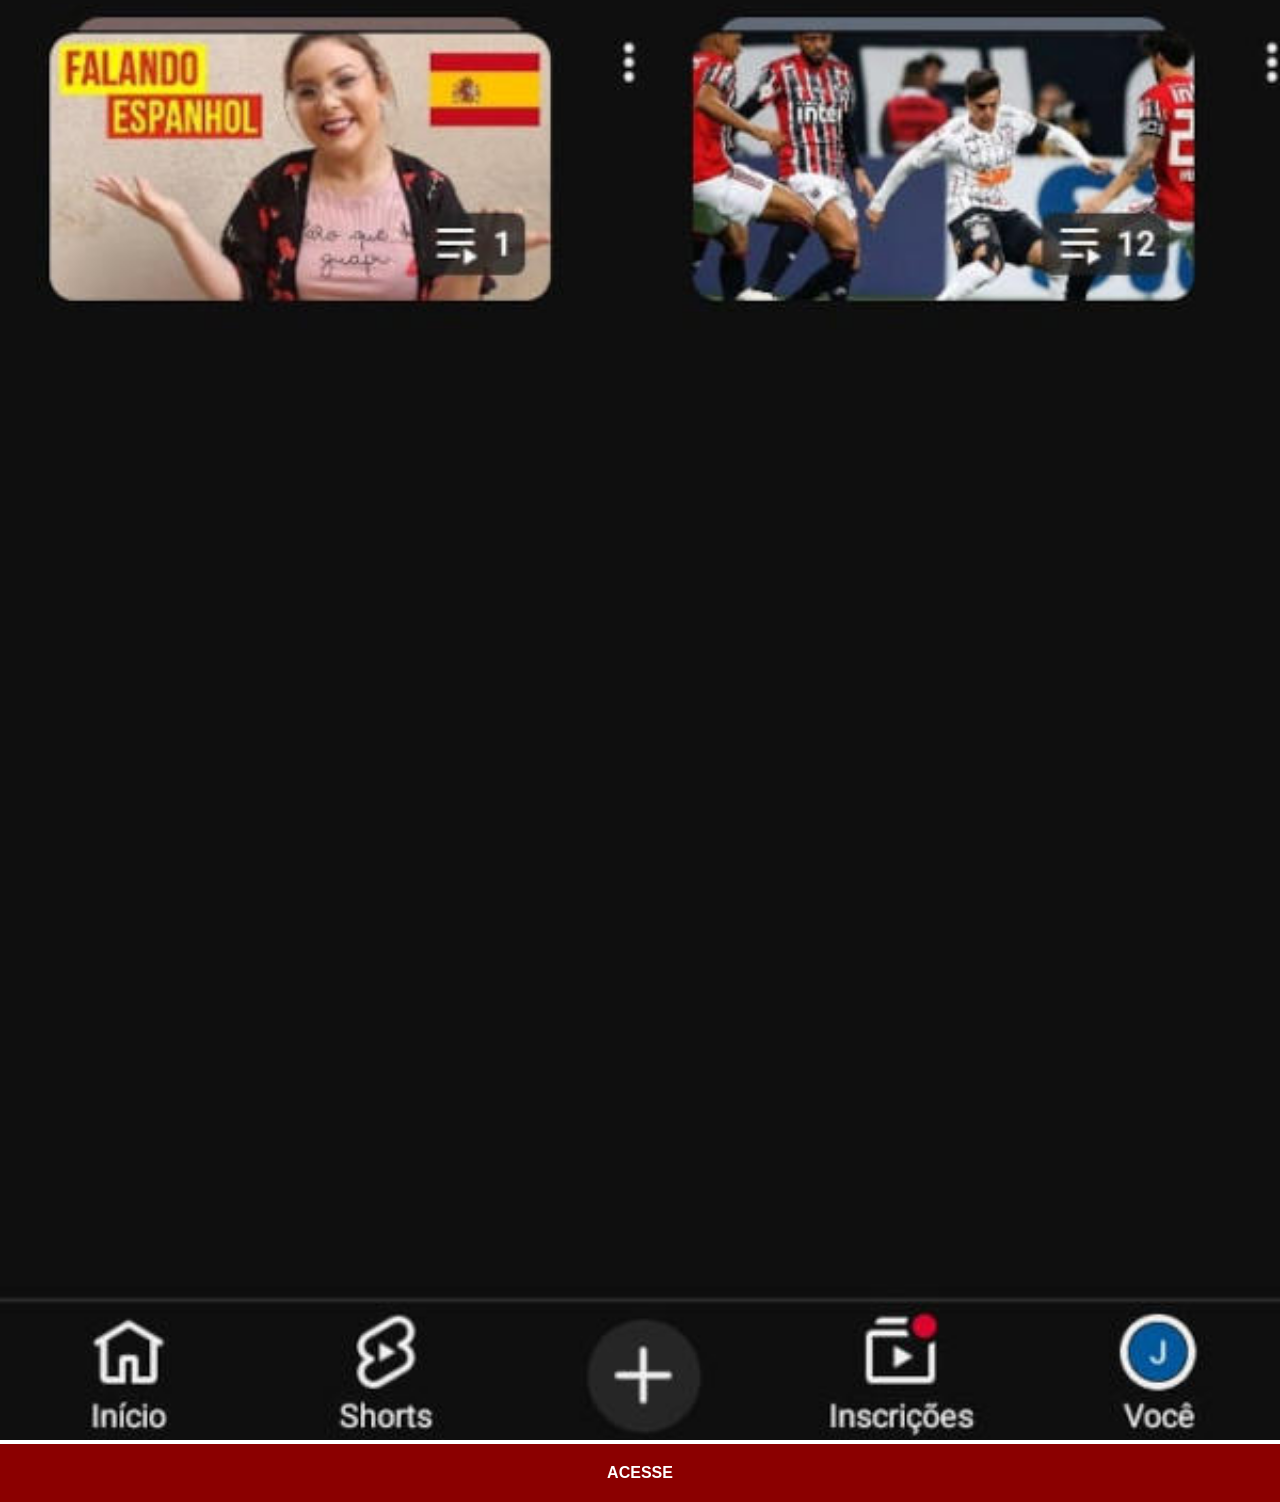
<file: youtube.html>
<!DOCTYPE html>
<html lang="pt-br">
<head>
    <meta charset="UTF-8">
    <meta name="viewport" content="width=device-width, initial-scale=1.0">
    <title>Youtube</title>
    <link rel="stylesheet" href="estilos/social.css">
</head>
<body>
    <img src="imagens/meu-youtube.jpg" alt="YouTube">
    <a href="https://www.youtube.com/@cursoemvideo" target="_blank">ACESSE</a>
</body>
</html>
</file>
<file: estilos/style.css>
@charset "UTF-8";

*{
    margin: 0px;
    padding: 0px;
    font-family: Arial, Helvetica, sans-serif;
}

html, body{
    height: 100vh;
    width: 100vw;
    background-color: black;
}

body{
    background: url('../imagens/fundo-madeira.jpg') no-repeat top center;
    background-size: cover;
    background-attachment: fixed;
}

main{
    height: 100vh;
    position: relative;
}

section#telefone{
    height: 627px;
    width: 311px;
    position: absolute;
    top: 50%;
    left: 50%;
    transform: translate(-50%, -50%);
    background: url('../imagens/frame-iphone.png') no-repeat;
}

iframe#tela{
    position: relative;
    top: 80px;
    left: 21px;
    width: 269px;
    height: 471px;
}

section#redes-sociais > a > img{
    width: 50px;
    margin: 8px;
    border-radius: 50%;
    box-shadow: 2px 2px 5px rgba(0, 0, 0, 0.400);
    box-sizing: border-box;
}

section#redes-sociais img:hover{
    border: 2px solid rgba(255, 255, 255, 0.63);
    transform: translate(1px, 1px);
    box-shadow: 5px 5px 10px rgba(0, 0, 0, 0.603);
    transition: transform 0.4s;
}
</file>
<file: estilos/social.css>
@charset "UTF-8";

*{
    margin: 0px;
    padding: 0px;
    font-family: Arial, Helvetica, sans-serif;
}
a{
    display: block;
    background-color: darkred;
    padding: 20px;
    text-align: center;
    font-weight: bolder;
    text-decoration: none;
    color: white;
}
img{
    width: 100vw;
}
::-webkit-scrollbar{
    width: 0px;
    height: 0px;
}
a:hover{
    background-color: rgb(201, 4, 4);
}
</file>
